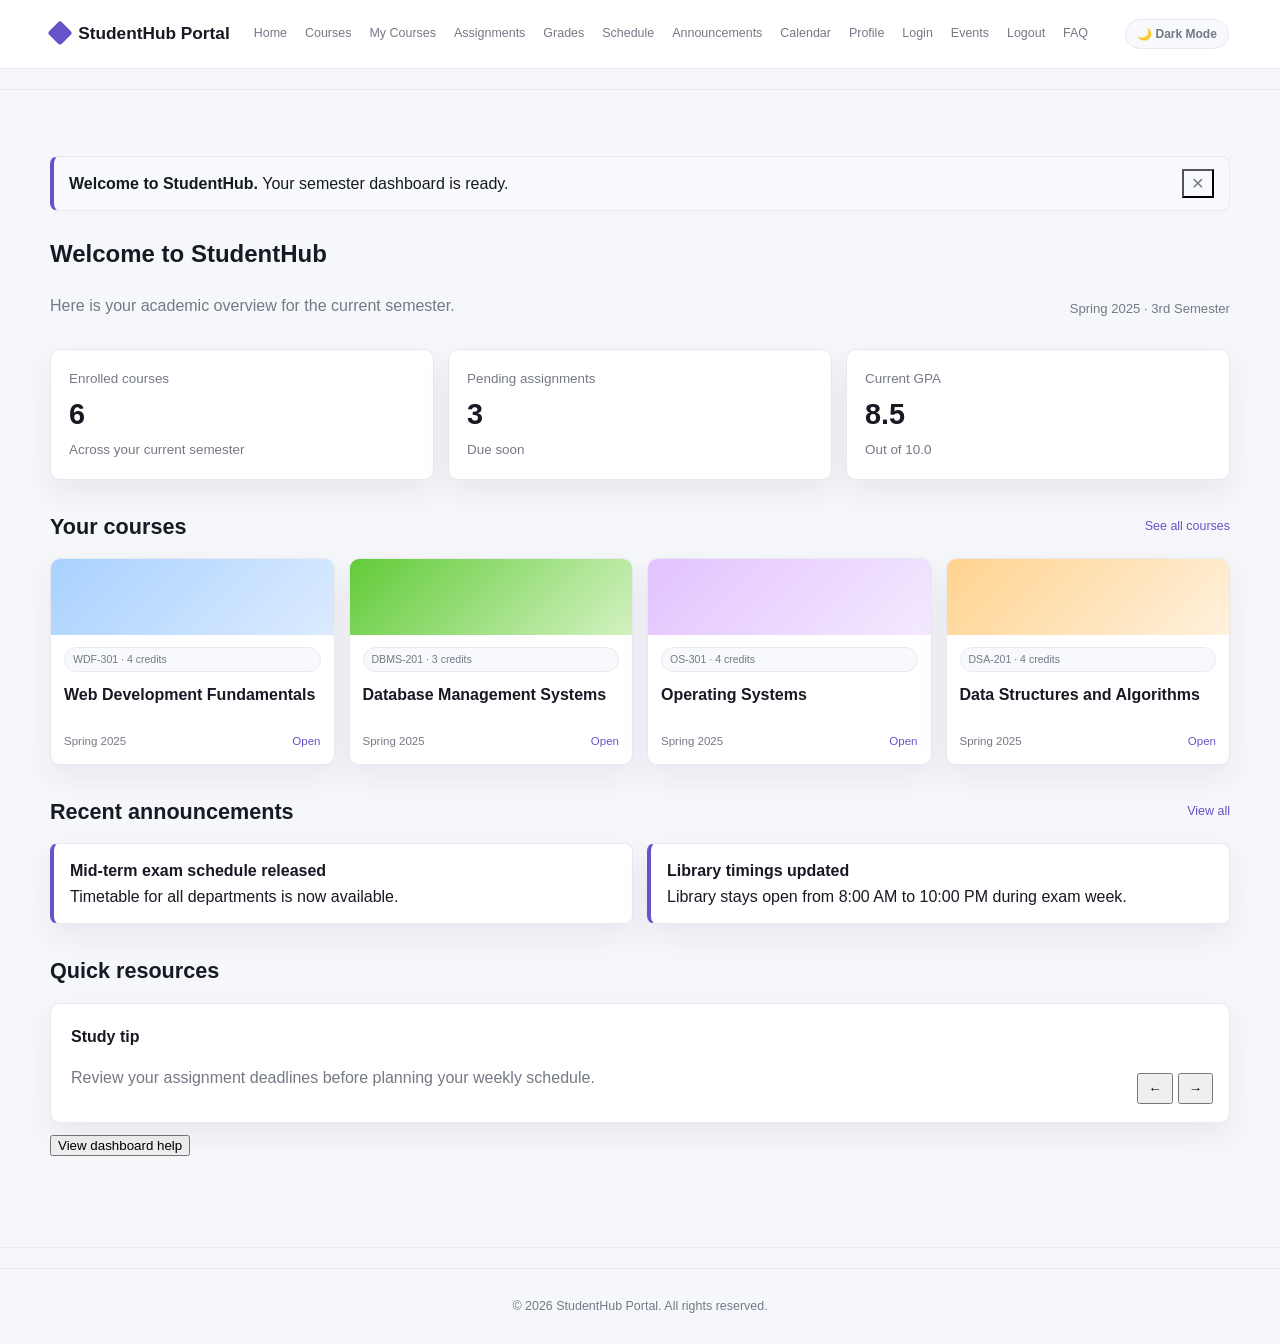
<file: Index.html>
<!DOCTYPE html>
<html lang="en">
<head>
    <link rel="stylesheet" href="styles.css">
    <meta charset="UTF-8">
    <meta name="viewport" content="width=device-width, initial-scale=1.0">
    <title>StudentHub - Home</title>
</head>
<body>
    <a class="skip-link" href="#main-content">Skip to main content</a>
    <header class="header">
        <h1>StudentHub Portal</h1>
        <button id="themeToggle" class="theme-toggle" type="button" aria-label="Switch theme">🌙 Dark Mode</button>
        <nav class="indexnav" aria-label="Primary navigation">
            <a href="index.html">Home</a> <a href="coursedetails.html">Courses</a> <a href="mycourses.html">My Courses</a> <a href="assignments.html">Assignments</a> <a href="grades.html">Grades</a> <a href="schedule.html">Schedule</a> <a href="announcement.html">Announcements</a> <a href="calendar.html">Calendar</a> <a href="profile.html">Profile</a> <a href="login.html">Login</a> <a href="practical8/events.php">Events</a> <a href="practical7/logout.php">Logout</a> <a href="coursedetails.html">Course Details</a>
        </nav>
    </header>
    <hr>

    <main id="main-content" tabindex="-1">
        <div class="notification-banner" id="welcomeNotice" role="status">
            <span><strong>Welcome to StudentHub.</strong> Your semester dashboard is ready.</span>
            <button type="button" data-dismiss="welcomeNotice" aria-label="Dismiss welcome notice">×</button>
        </div>

        <section class="dashboard-hero">
            <div>
                <h2 id="welcomeHeading">Welcome to StudentHub</h2>
                <p>Here is your academic overview for the current semester.</p>
            </div>
            <span class="date-label">Spring 2025 · 3rd Semester</span>
        </section>

        <section class="overview-grid" aria-label="Quick overview">
            <article class="overview-card"><p>Enrolled courses</p><div class="metric">6</div><p>Across your current semester</p></article>
            <article class="overview-card"><p>Pending assignments</p><div class="metric">3</div><p>Due soon</p></article>
            <article class="overview-card"><p>Current GPA</p><div class="metric">8.5</div><p>Out of 10.0</p></article>
        </section>

        <div class="section-heading"><h3>Your courses</h3><a href="mycourses.html">See all courses</a></div>
        <section class="course-grid" aria-label="Enrolled courses">
            <article class="course-card"><div class="course-art blue"></div><div class="course-card-body"><span class="pill">WDF-301 · 4 credits</span><h4>Web Development Fundamentals</h4><div class="course-meta"><span>Spring 2025</span><a href="coursedetails.html">Open</a></div></div></article>
            <article class="course-card"><div class="course-art green"></div><div class="course-card-body"><span class="pill">DBMS-201 · 3 credits</span><h4>Database Management Systems</h4><div class="course-meta"><span>Spring 2025</span><a href="coursedetails.html">Open</a></div></div></article>
            <article class="course-card"><div class="course-art lilac"></div><div class="course-card-body"><span class="pill">OS-301 · 4 credits</span><h4>Operating Systems</h4><div class="course-meta"><span>Spring 2025</span><a href="coursedetails.html">Open</a></div></div></article>
            <article class="course-card"><div class="course-art peach"></div><div class="course-card-body"><span class="pill">DSA-201 · 4 credits</span><h4>Data Structures and Algorithms</h4><div class="course-meta"><span>Spring 2025</span><a href="coursedetails.html">Open</a></div></div></article>
        </section>

        <div class="section-heading"><h3>Recent announcements</h3><a href="announcement.html">View all</a></div>
        <section class="announcement-list" aria-label="Recent announcements">
            <ul><li><strong>Mid-term exam schedule released</strong><br><span>Timetable for all departments is now available.</span></li></ul>
            <ul><li><strong>Library timings updated</strong><br><span>Library stays open from 8:00 AM to 10:00 PM during exam week.</span></li></ul>
        </section>

        <section class="interactive-tools" aria-labelledby="tools-heading">
            <div class="section-heading"><h3 id="tools-heading">Quick resources</h3></div>
            <div class="content-slider" aria-live="polite">
                <article class="slide"><strong>Study tip</strong><p>Review your assignment deadlines before planning your weekly schedule.</p></article>
                <article class="slide" hidden><strong>Campus reminder</strong><p>Check announcements regularly for timetable and lab updates.</p></article>
                <article class="slide" hidden><strong>Academic support</strong><p>Visit your profile to review progress, GPA, and course performance.</p></article>
                <div class="slider-controls"><button class="slider-prev" type="button" aria-label="Previous resource">←</button><button class="slider-next" type="button" aria-label="Next resource">→</button></div>
            </div>
            <button class="resource-button" type="button" data-modal-open="resourceModal">View dashboard help</button>
        </section>

        <div class="modal" id="resourceModal" role="dialog" aria-modal="true" aria-labelledby="resourceModalTitle" hidden>
            <div class="modal-content">
                <button class="modal-close" type="button" data-modal-close aria-label="Close dashboard help">×</button>
                <h3 id="resourceModalTitle">Dashboard help</h3>
                <p>Use the navigation to open your courses, assignments, grades, schedule, announcements, calendar, or profile.</p>
            </div>
        </div>
    </main>

    <hr>
    <footer>
        <p>&copy; 2026 StudentHub Portal. All rights reserved.</p>
    </footer>
    <script src="script.js?v=4"></script>
</body>
</html>
</file>
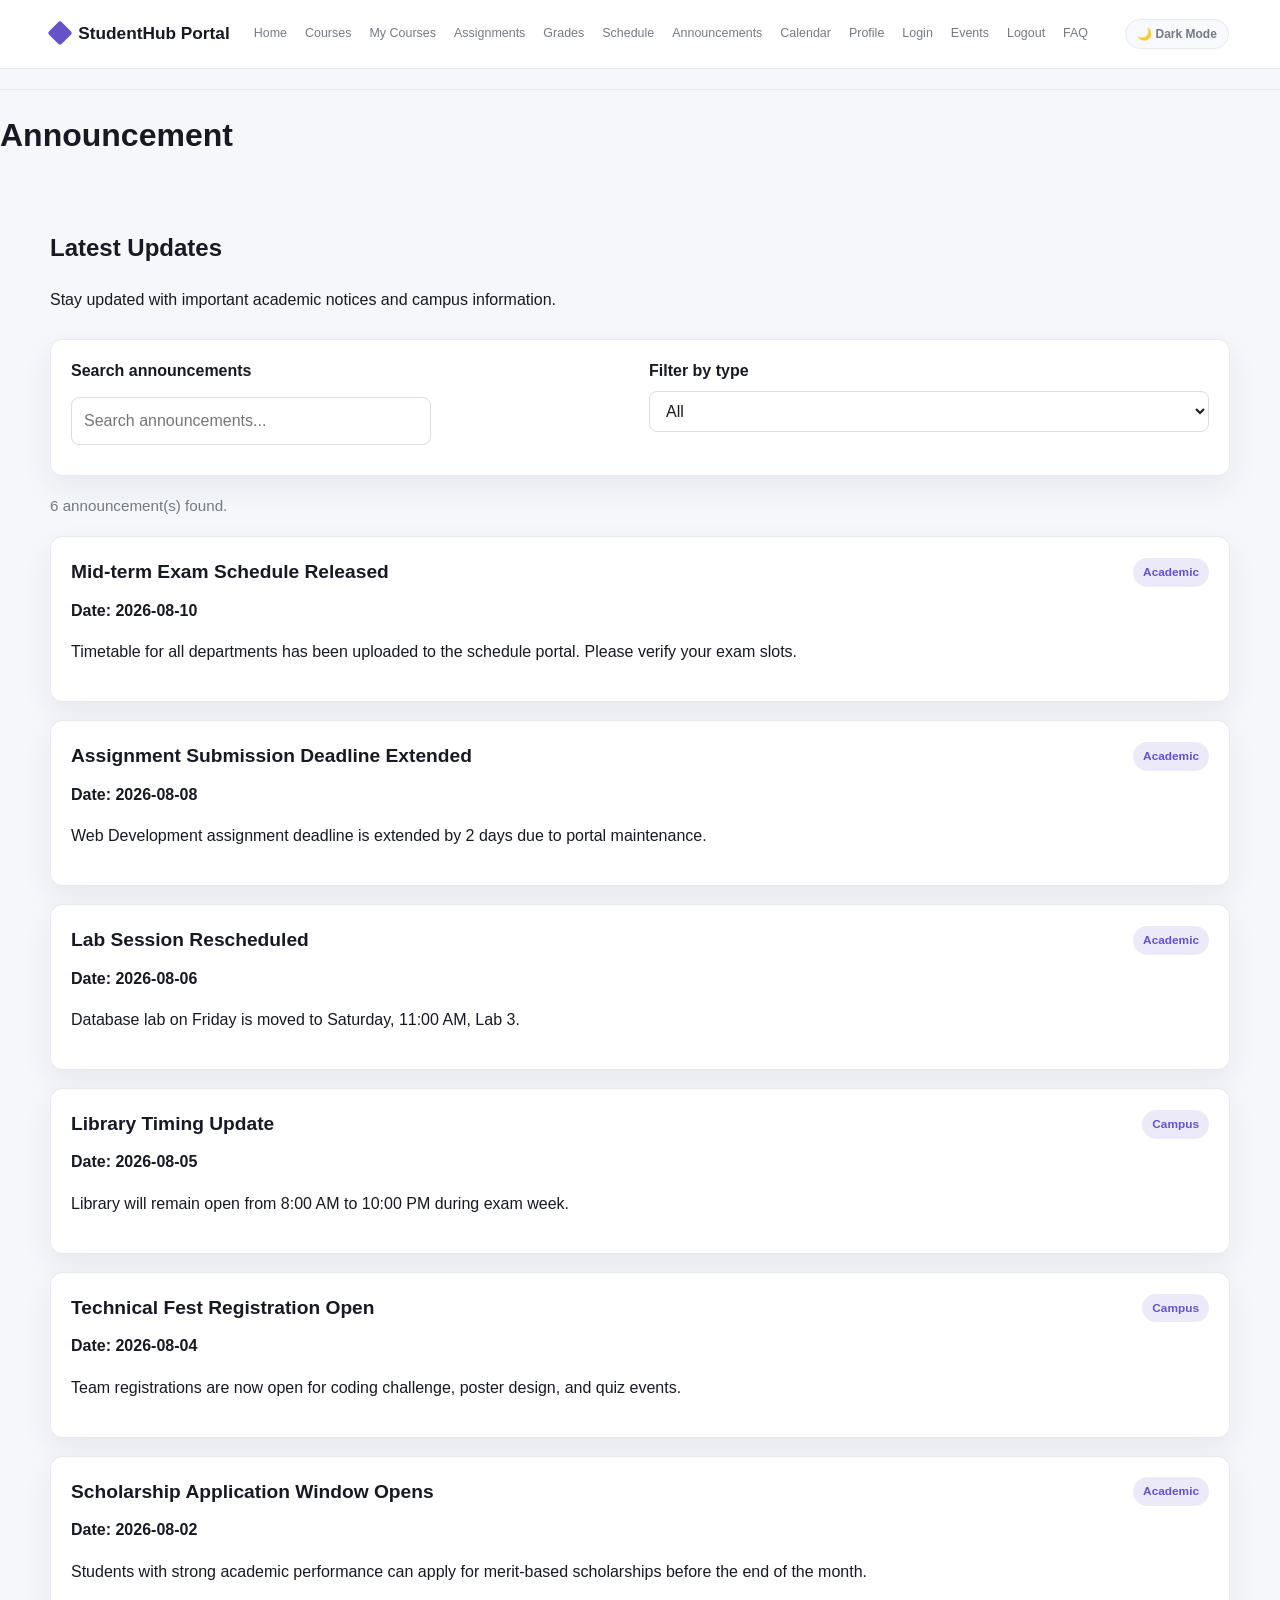
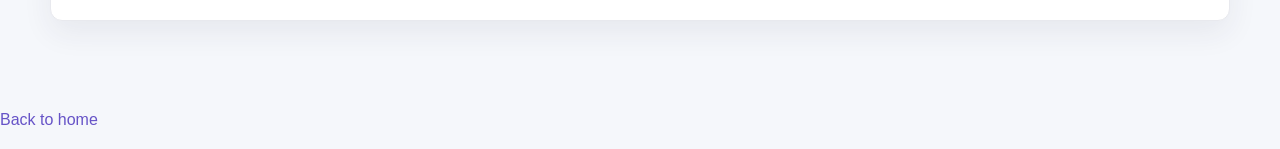
<file: announcement.html>
<!DOCTYPE html>
<html lang="en">
<head>
    <link rel="stylesheet" href="styles.css">
    <meta charset="UTF-8">
    <meta name="viewport" content="width=device-width, initial-scale=1.0">
    <title>Announcement</title>
</head>
<body>
    <a class="skip-link" href="#main-content">Skip to main content</a>
    <header class="header">
        <h1>StudentHub Portal</h1>
        <button id="themeToggle" class="theme-toggle" type="button" aria-label="Switch theme">🌙 Dark Mode</button>
        <nav class="indexnav" aria-label="Primary navigation">
            <a href="Index.php">Home</a> <a href="coursedetails.html">Courses</a> <a href="mycourses.html">My Courses</a> <a href="assignments.html">Assignments</a> <a href="grades.html">Grades</a> <a href="schedule.html">Schedule</a> <a href="announcement.html">Announcements</a> <a href="calendar.html">Calendar</a> <a href="profile.html">Profile</a> <a href="login.html">Login</a> <a href="practical8/events.php">Events</a> <a href="practical7/logout.php">Logout</a> <a href="coursedetails.html">Course Details</a>
        </nav>
    </header>
    <hr>
    <h1>Announcement</h1>

    <main id="main-content" tabindex="-1">
        <h2>Latest Updates</h2>
        <p>Stay updated with important academic notices and campus information.</p>

        <section class="data-controls" aria-label="Announcement controls">
            <div class="data-search-wrap">
                <label class="data-label" for="announcementSearch">Search announcements</label>
                <input id="announcementSearch" type="search" placeholder="Search announcements..." aria-label="Search announcements">
            </div>
            <div class="data-filter-wrap">
                <label class="data-label" for="announcementCategory">Filter by type</label>
                <select id="announcementCategory" aria-label="Filter announcements by category">
                    <option value="all">All</option>
                </select>
            </div>
        </section>

        <div id="announcementStatus" class="data-status" aria-live="polite"></div>
        <section id="announcementList" class="data-list" aria-live="polite" aria-label="Announcements"></section>
    </main>

    <p>    <a href="Index.php">Back to home</a></p>
    <script src="script.js?v=4"></script>
</body>
</html>
</file>
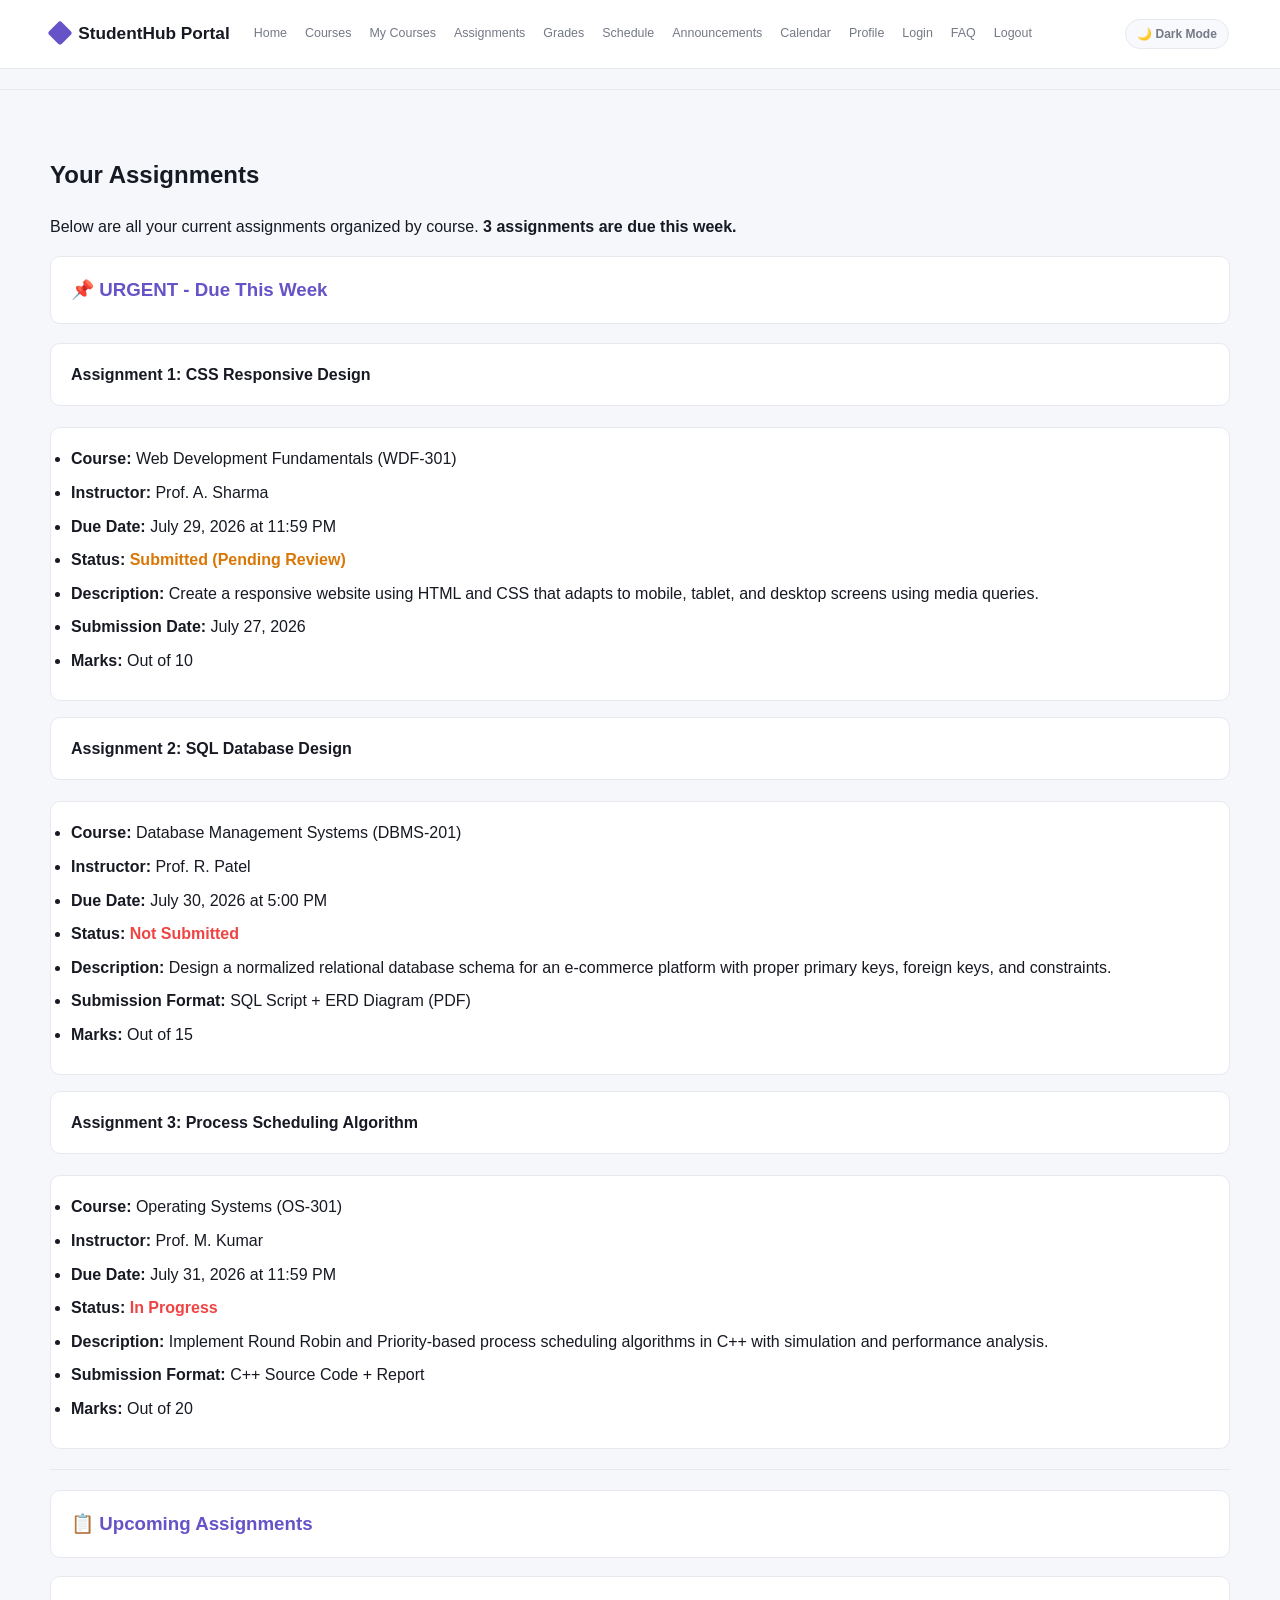
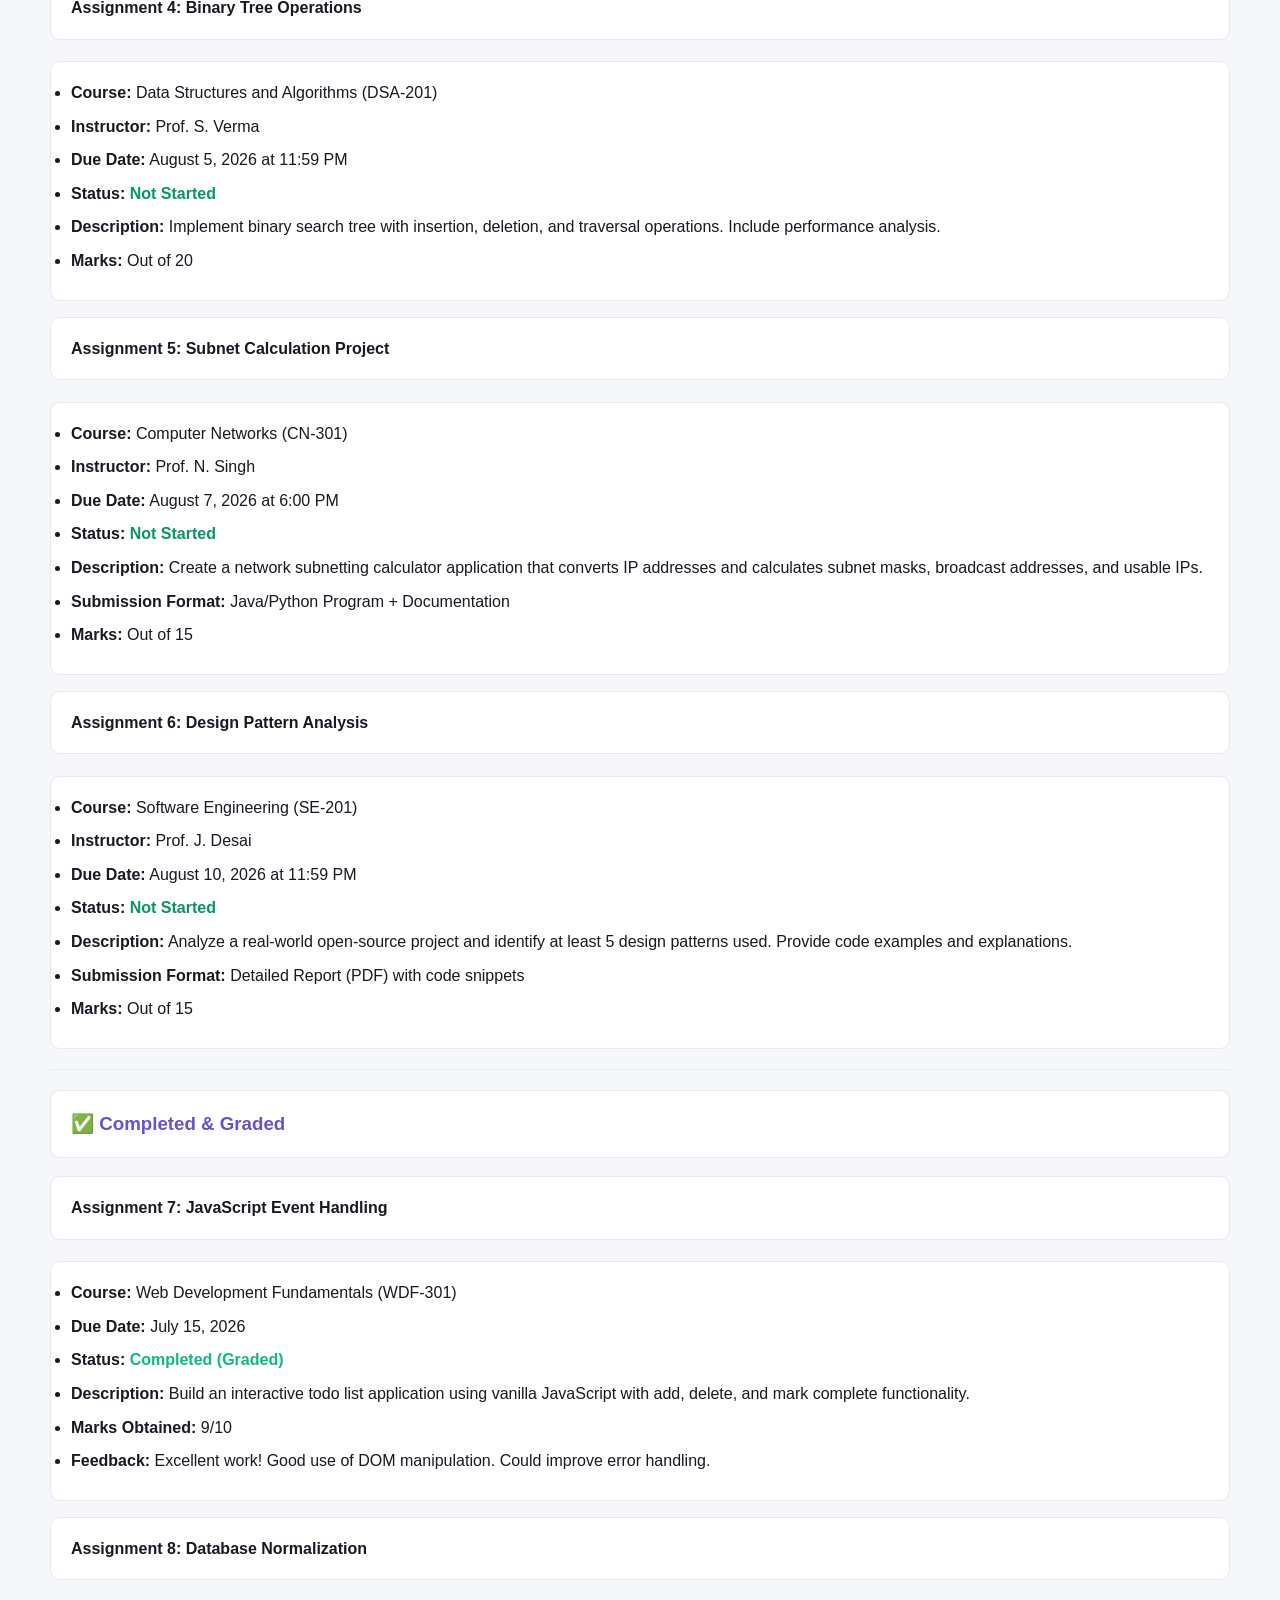
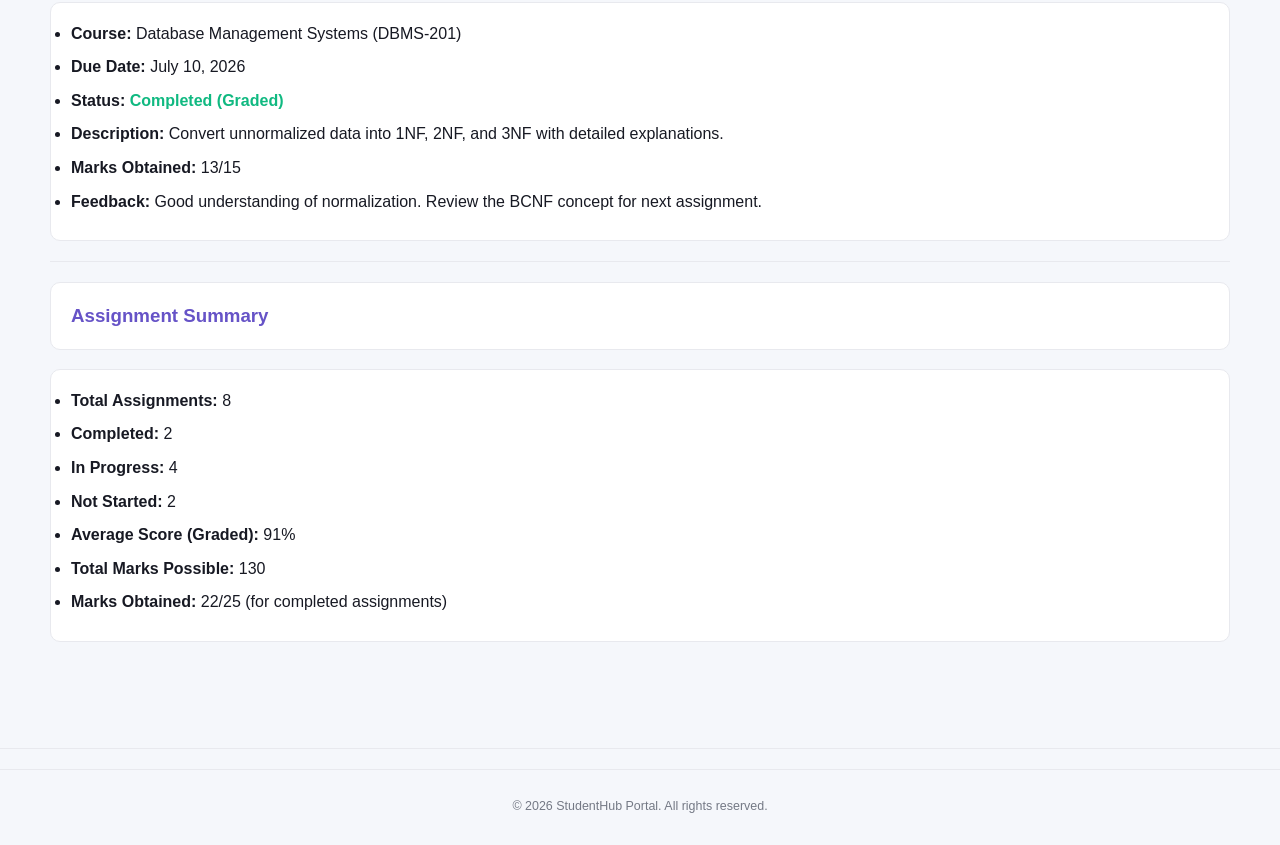
<file: assignments.html>
<!DOCTYPE html>
<html lang="en">
<head>
    <link rel="stylesheet" href="styles.css">
    <meta charset="UTF-8">
    <meta name="viewport" content="width=device-width, initial-scale=1.0">
    <title>Assignments - StudentHub</title>
</head>
<body>
    <a class="skip-link" href="#main-content">Skip to main content</a>
    <header class="header">
        <h1>StudentHub Portal</h1>
        <button id="themeToggle" class="theme-toggle" type="button" aria-label="Switch theme">🌙 Dark Mode</button>
        <nav class="indexnav" aria-label="Primary navigation">
            <a href="Index.php">Home</a> <a href="coursedetails.html">Courses</a> <a href="mycourses.html">My Courses</a> <a href="assignments.html">Assignments</a> <a href="grades.html">Grades</a> <a href="schedule.html">Schedule</a> <a href="announcement.html">Announcements</a> <a href="calender.html">Calendar</a> <a href="profile.html">Profile</a> <a href="login.html">Login</a>
        </nav>
    </header>

    <hr>

    <main id="main-content" tabindex="-1">
        <h2>Your Assignments</h2>
        <p>Below are all your current assignments organized by course. <strong>3 assignments are due this week.</strong></p>

        <h3>📌 URGENT - Due This Week</h3>

        <h4>Assignment 1: CSS Responsive Design</h4>
        <ul>
            <li><strong>Course:</strong> Web Development Fundamentals (WDF-301)</li>
            <li><strong>Instructor:</strong> Prof. A. Sharma</li>
            <li><strong>Due Date:</strong> July 29, 2026 at 11:59 PM</li>
            <li><strong>Status:</strong> <span style="color: #d97706;"><strong>Submitted (Pending Review)</strong></span></li>
            <li><strong>Description:</strong> Create a responsive website using HTML and CSS that adapts to mobile, tablet, and desktop screens using media queries.</li>
            <li><strong>Submission Date:</strong> July 27, 2026</li>
            <li><strong>Marks:</strong> Out of 10</li>
        </ul>

        <h4>Assignment 2: SQL Database Design</h4>
        <ul>
            <li><strong>Course:</strong> Database Management Systems (DBMS-201)</li>
            <li><strong>Instructor:</strong> Prof. R. Patel</li>
            <li><strong>Due Date:</strong> July 30, 2026 at 5:00 PM</li>
            <li><strong>Status:</strong> <span style="color: #ef4444;"><strong>Not Submitted</strong></span></li>
            <li><strong>Description:</strong> Design a normalized relational database schema for an e-commerce platform with proper primary keys, foreign keys, and constraints.</li>
            <li><strong>Submission Format:</strong> SQL Script + ERD Diagram (PDF)</li>
            <li><strong>Marks:</strong> Out of 15</li>
        </ul>

        <h4>Assignment 3: Process Scheduling Algorithm</h4>
        <ul>
            <li><strong>Course:</strong> Operating Systems (OS-301)</li>
            <li><strong>Instructor:</strong> Prof. M. Kumar</li>
            <li><strong>Due Date:</strong> July 31, 2026 at 11:59 PM</li>
            <li><strong>Status:</strong> <span style="color: #ef4444;"><strong>In Progress</strong></span></li>
            <li><strong>Description:</strong> Implement Round Robin and Priority-based process scheduling algorithms in C++ with simulation and performance analysis.</li>
            <li><strong>Submission Format:</strong> C++ Source Code + Report</li>
            <li><strong>Marks:</strong> Out of 20</li>
        </ul>

        <hr>

        <h3>📋 Upcoming Assignments</h3>

        <h4>Assignment 4: Binary Tree Operations</h4>
        <ul>
            <li><strong>Course:</strong> Data Structures and Algorithms (DSA-201)</li>
            <li><strong>Instructor:</strong> Prof. S. Verma</li>
            <li><strong>Due Date:</strong> August 5, 2026 at 11:59 PM</li>
            <li><strong>Status:</strong> <span style="color: #059669;"><strong>Not Started</strong></span></li>
            <li><strong>Description:</strong> Implement binary search tree with insertion, deletion, and traversal operations. Include performance analysis.</li>
            <li><strong>Marks:</strong> Out of 20</li>
        </ul>

        <h4>Assignment 5: Subnet Calculation Project</h4>
        <ul>
            <li><strong>Course:</strong> Computer Networks (CN-301)</li>
            <li><strong>Instructor:</strong> Prof. N. Singh</li>
            <li><strong>Due Date:</strong> August 7, 2026 at 6:00 PM</li>
            <li><strong>Status:</strong> <span style="color: #059669;"><strong>Not Started</strong></span></li>
            <li><strong>Description:</strong> Create a network subnetting calculator application that converts IP addresses and calculates subnet masks, broadcast addresses, and usable IPs.</li>
            <li><strong>Submission Format:</strong> Java/Python Program + Documentation</li>
            <li><strong>Marks:</strong> Out of 15</li>
        </ul>

        <h4>Assignment 6: Design Pattern Analysis</h4>
        <ul>
            <li><strong>Course:</strong> Software Engineering (SE-201)</li>
            <li><strong>Instructor:</strong> Prof. J. Desai</li>
            <li><strong>Due Date:</strong> August 10, 2026 at 11:59 PM</li>
            <li><strong>Status:</strong> <span style="color: #059669;"><strong>Not Started</strong></span></li>
            <li><strong>Description:</strong> Analyze a real-world open-source project and identify at least 5 design patterns used. Provide code examples and explanations.</li>
            <li><strong>Submission Format:</strong> Detailed Report (PDF) with code snippets</li>
            <li><strong>Marks:</strong> Out of 15</li>
        </ul>

        <hr>

        <h3>✅ Completed & Graded</h3>

        <h4>Assignment 7: JavaScript Event Handling</h4>
        <ul>
            <li><strong>Course:</strong> Web Development Fundamentals (WDF-301)</li>
            <li><strong>Due Date:</strong> July 15, 2026</li>
            <li><strong>Status:</strong> <span style="color: #10b981;"><strong>Completed (Graded)</strong></span></li>
            <li><strong>Description:</strong> Build an interactive todo list application using vanilla JavaScript with add, delete, and mark complete functionality.</li>
            <li><strong>Marks Obtained:</strong> 9/10</li>
            <li><strong>Feedback:</strong> Excellent work! Good use of DOM manipulation. Could improve error handling.</li>
        </ul>

        <h4>Assignment 8: Database Normalization</h4>
        <ul>
            <li><strong>Course:</strong> Database Management Systems (DBMS-201)</li>
            <li><strong>Due Date:</strong> July 10, 2026</li>
            <li><strong>Status:</strong> <span style="color: #10b981;"><strong>Completed (Graded)</strong></span></li>
            <li><strong>Description:</strong> Convert unnormalized data into 1NF, 2NF, and 3NF with detailed explanations.</li>
            <li><strong>Marks Obtained:</strong> 13/15</li>
            <li><strong>Feedback:</strong> Good understanding of normalization. Review the BCNF concept for next assignment.</li>
        </ul>

        <hr>

        <h3>Assignment Summary</h3>
        <ul>
            <li><strong>Total Assignments:</strong> 8</li>
            <li><strong>Completed:</strong> 2</li>
            <li><strong>In Progress:</strong> 4</li>
            <li><strong>Not Started:</strong> 2</li>
            <li><strong>Average Score (Graded):</strong> 91%</li>
            <li><strong>Total Marks Possible:</strong> 130</li>
            <li><strong>Marks Obtained:</strong> 22/25 (for completed assignments)</li>
        </ul>
    </main>

    <hr>

    <footer>
        <p>&copy; 2026 StudentHub Portal. All rights reserved.</p>
    </footer>
    <script src="script.js?v=4"></script>
</body>
</html>
</file>
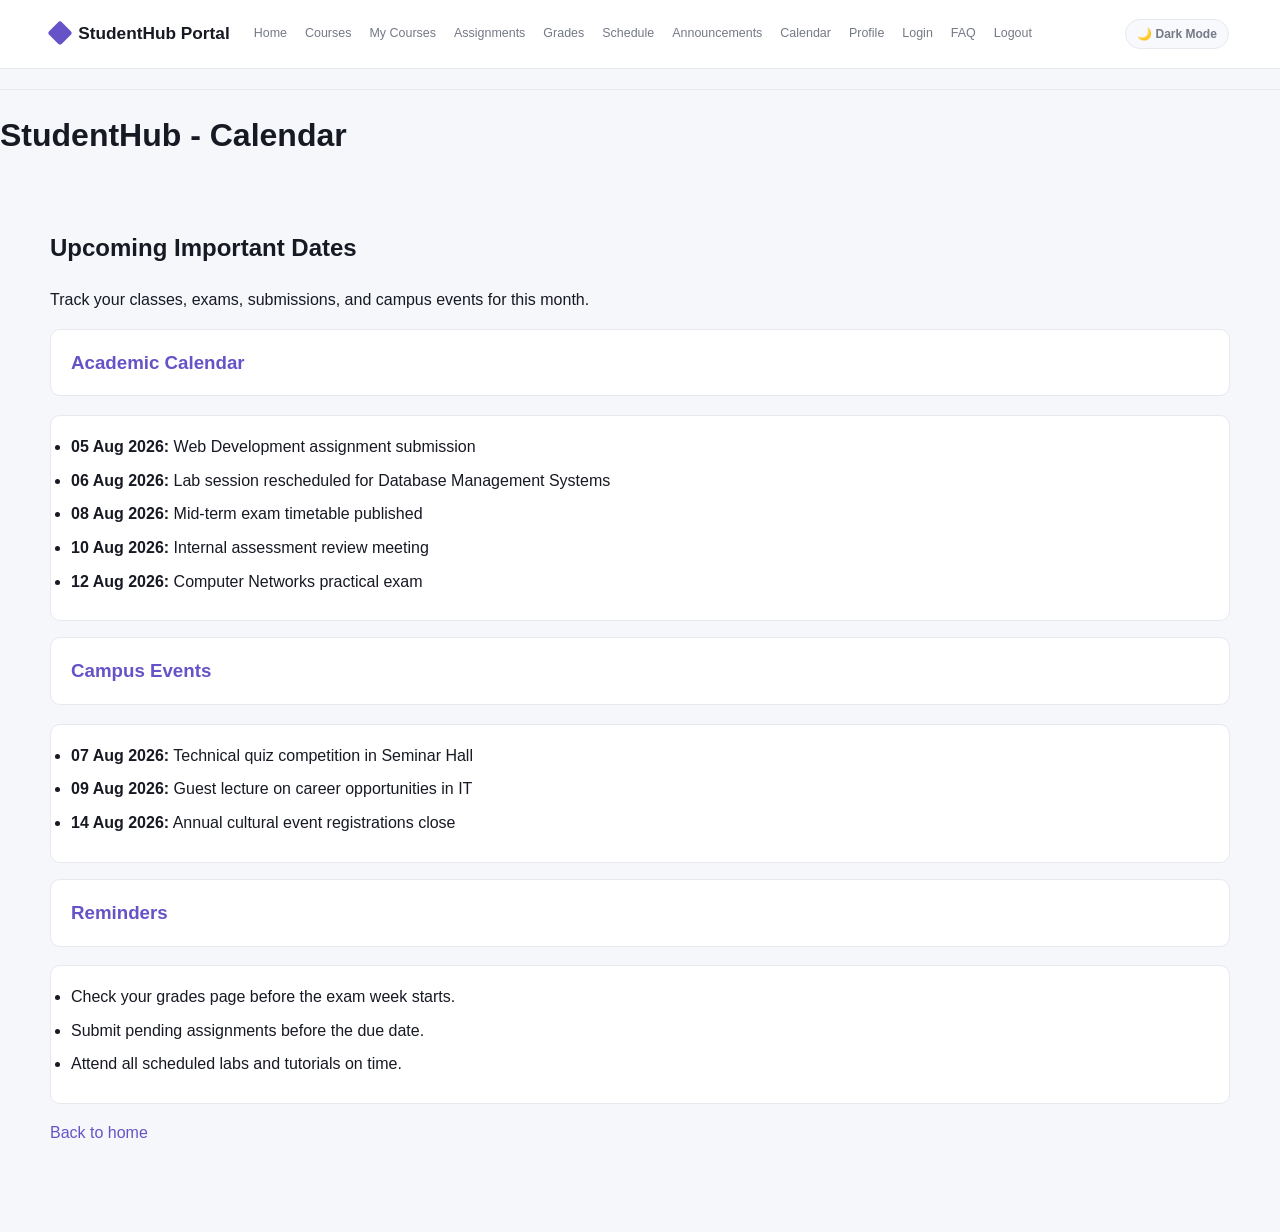
<file: calendar.html>
<!DOCTYPE html>
<html lang="en">
<head>
    <link rel="stylesheet" href="styles.css">
    <meta charset="UTF-8">
    <meta name="viewport" content="width=device-width, initial-scale=1.0">
    <title>StudentHub - Calendar</title>
</head>
<body>
    <a class="skip-link" href="#main-content">Skip to main content</a>
    <header class="header">
        <h1>StudentHub Portal</h1>
        <button id="themeToggle" class="theme-toggle" type="button" aria-label="Switch theme">🌙 Dark Mode</button>
        <nav class="indexnav" aria-label="Primary navigation">
            <a href="Index.php">Home</a> <a href="coursedetails.html">Courses</a> <a href="mycourses.html">My Courses</a> <a href="assignments.html">Assignments</a> <a href="grades.html">Grades</a> <a href="schedule.html">Schedule</a> <a href="announcement.html">Announcements</a> <a href="calendar.html">Calendar</a> <a href="profile.html">Profile</a> <a href="login.html">Login</a> <a href="coursedetails.html">Course Details</a>
        </nav>
    </header>
    <hr>
    <h1>StudentHub - Calendar</h1>

    <main id="main-content" tabindex="-1">
        <h2>Upcoming Important Dates</h2>
        <p>Track your classes, exams, submissions, and campus events for this month.</p>

        <h3>Academic Calendar</h3>
        <ul>
            <li><strong>05 Aug 2026:</strong> Web Development assignment submission</li>
            <li><strong>06 Aug 2026:</strong> Lab session rescheduled for Database Management Systems</li>
            <li><strong>08 Aug 2026:</strong> Mid-term exam timetable published</li>
            <li><strong>10 Aug 2026:</strong> Internal assessment review meeting</li>
            <li><strong>12 Aug 2026:</strong> Computer Networks practical exam</li>
        </ul>

        <h3>Campus Events</h3>
        <ul>
            <li><strong>07 Aug 2026:</strong> Technical quiz competition in Seminar Hall</li>
            <li><strong>09 Aug 2026:</strong> Guest lecture on career opportunities in IT</li>
            <li><strong>14 Aug 2026:</strong> Annual cultural event registrations close</li>
        </ul>

        <h3>Reminders</h3>
        <ul>
            <li>Check your grades page before the exam week starts.</li>
            <li>Submit pending assignments before the due date.</li>
            <li>Attend all scheduled labs and tutorials on time.</li>
        </ul>

        <p>        <a href="Index.php">Back to home</a></p>
    </main>
    <script src="script.js?v=4"></script>
</body>
</html>
</file>
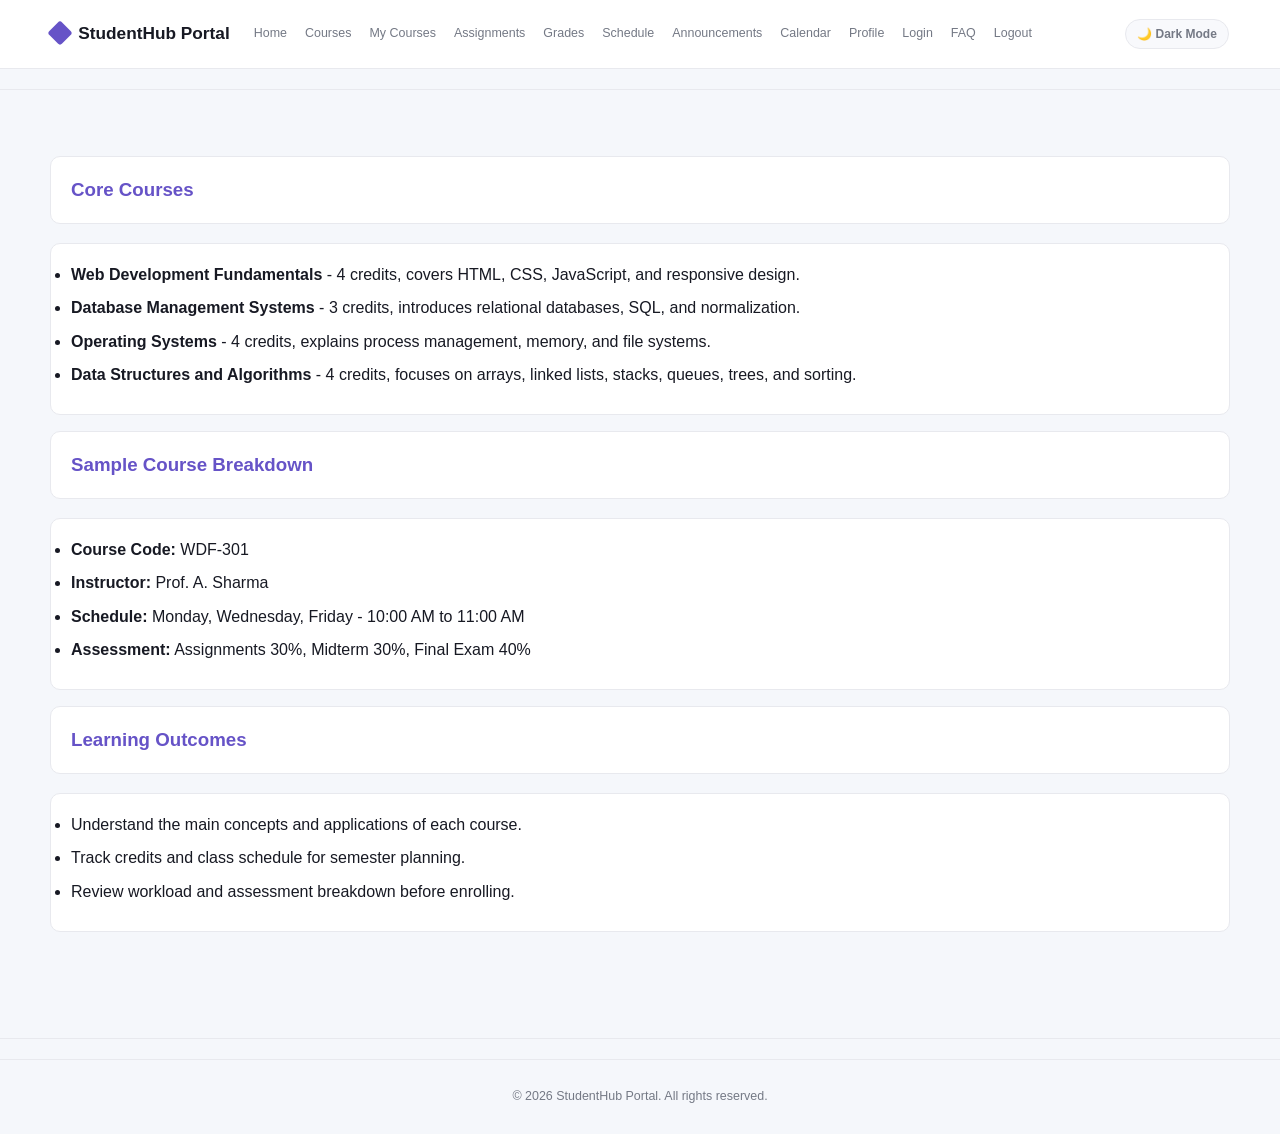
<file: coursedetails.html>
<!DOCTYPE html>
<html lang="en">
<head>
    <link rel="stylesheet" href="styles.css">
    <meta charset="UTF-8">
    <meta name="viewport" content="width=device-width, initial-scale=1.0">
    <title>Course Details</title>
</head>
<body>
    <a class="skip-link" href="#main-content">Skip to main content</a>
    <header class="header">
        <h1>StudentHub Portal</h1>
        <button id="themeToggle" class="theme-toggle" type="button" aria-label="Switch theme">🌙 Dark Mode</button>
        <nav class="indexnav" aria-label="Primary navigation">
            <a href="Index.php">Home</a> <a href="coursedetails.html">Courses</a> <a href="mycourses.html">My Courses</a> <a href="assignments.html">Assignments</a> <a href="grades.html">Grades</a> <a href="schedule.html">Schedule</a> <a href="announcement.html">Announcements</a> <a href="calendar.html">Calendar</a> <a href="profile.html">Profile</a> <a href="login.html">Login</a> <a href="coursedetails.html">Course Details</a>
        </nav>
    </header>
    <hr>

    <main id="main-content" tabindex="-1">
        

        <h3>Core Courses</h3>
        <ul>
            <li><strong>Web Development Fundamentals</strong> - 4 credits, covers HTML, CSS, JavaScript, and responsive design.</li>
            <li><strong>Database Management Systems</strong> - 3 credits, introduces relational databases, SQL, and normalization.</li>
            <li><strong>Operating Systems</strong> - 4 credits, explains process management, memory, and file systems.</li>
            <li><strong>Data Structures and Algorithms</strong> - 4 credits, focuses on arrays, linked lists, stacks, queues, trees, and sorting.</li>
        </ul>

        <h3>Sample Course Breakdown</h3>
        <ul>
            <li><strong>Course Code:</strong> WDF-301</li>
            <li><strong>Instructor:</strong> Prof. A. Sharma</li>
            <li><strong>Schedule:</strong> Monday, Wednesday, Friday - 10:00 AM to 11:00 AM</li>
            <li><strong>Assessment:</strong> Assignments 30%, Midterm 30%, Final Exam 40%</li>
        </ul>

        <h3>Learning Outcomes</h3>
        <ul>
            <li>Understand the main concepts and applications of each course.</li>
            <li>Track credits and class schedule for semester planning.</li>
            <li>Review workload and assessment breakdown before enrolling.</li>
        </ul>
    </main>

    <hr>

    <footer>
        <p>&copy; 2026 StudentHub Portal. All rights reserved.</p>
    </footer>
    <script src="script.js?v=4"></script>
</body>
</html>
</file>
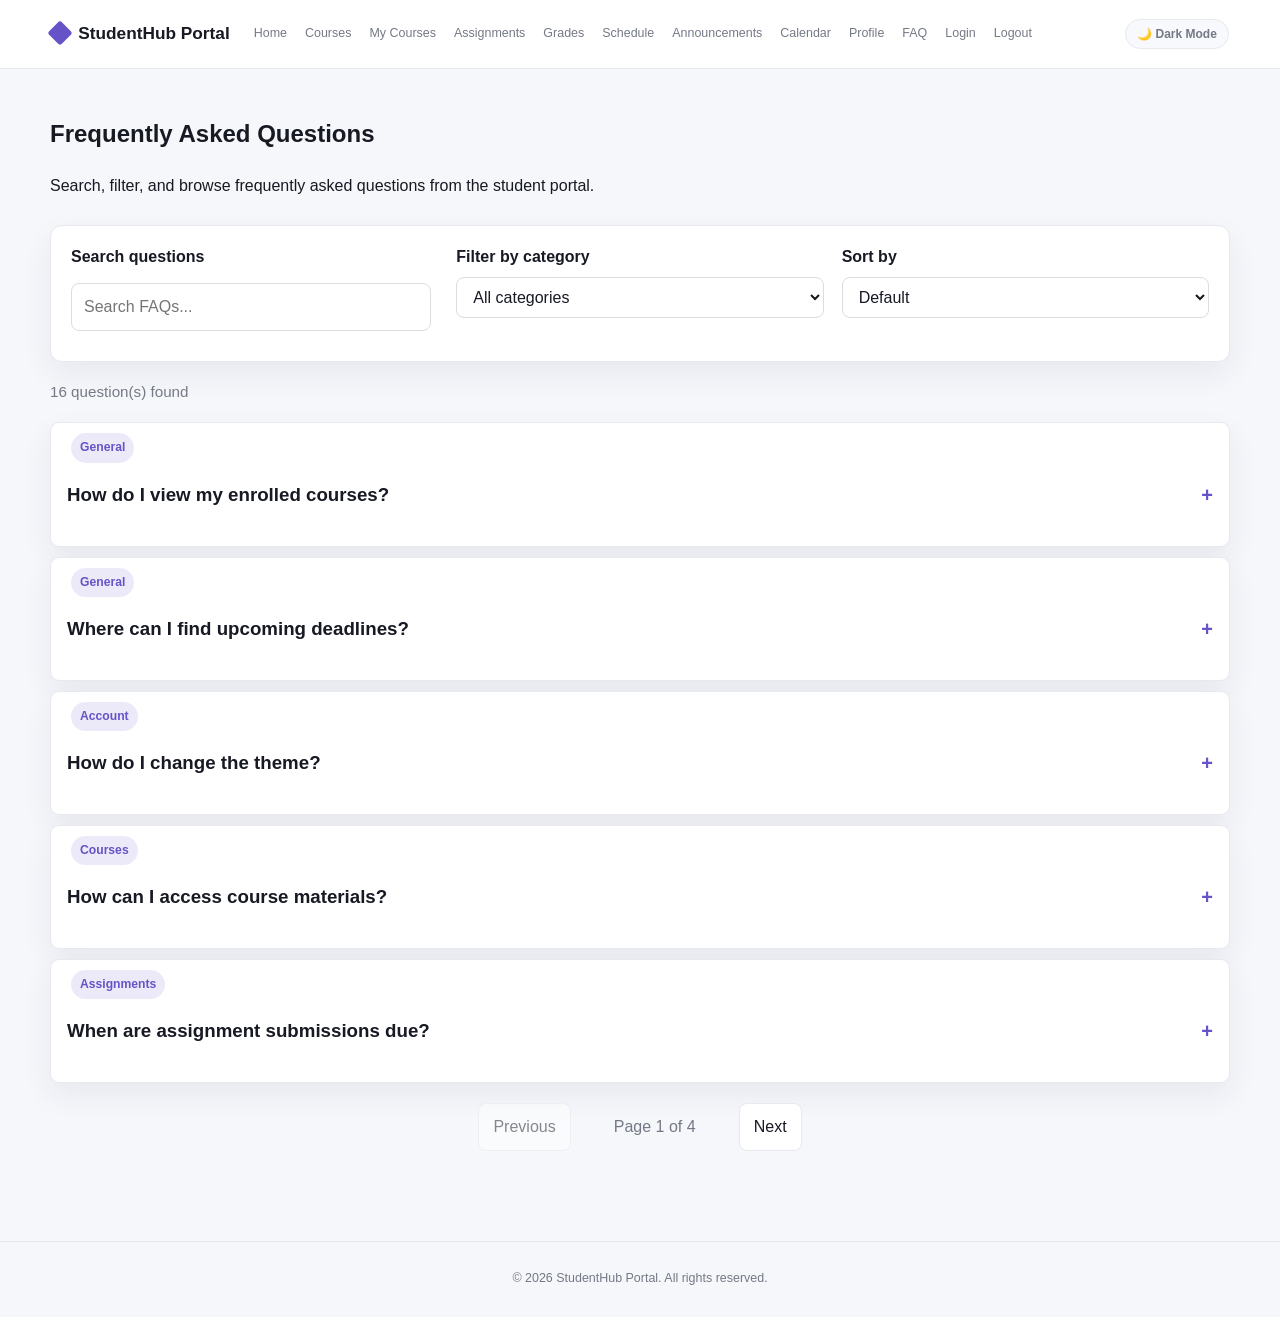
<file: faq.html>
<!DOCTYPE html>
<html lang="en">
<head>
    <link rel="stylesheet" href="styles.css">
    <meta charset="UTF-8">
    <meta name="viewport" content="width=device-width, initial-scale=1.0">
    <title>FAQ - StudentHub</title>
</head>
<body>
    <a class="skip-link" href="#main-content">Skip to main content</a>
    <header class="header">
        <h1>StudentHub Portal</h1>
        <button id="themeToggle" class="theme-toggle" type="button" aria-label="Switch theme">🌙 Dark Mode</button>
        <nav class="indexnav" aria-label="Primary navigation">
            <a href="Index.php">Home</a>
            <a href="coursedetails.html">Courses</a>
            <a href="mycourses.html">My Courses</a>
            <a href="assignments.html">Assignments</a>
            <a href="grades.html">Grades</a>
            <a href="schedule.html">Schedule</a>
            <a href="announcement.html">Announcements</a>
            <a href="calendar.html">Calendar</a>
            <a href="profile.html">Profile</a>
            <a href="faq.html" aria-current="page">FAQ</a>
            <a href="login.html">Login</a>
        </nav>
    </header>

    <main id="main-content" tabindex="-1">
        <h2>Frequently Asked Questions</h2>
        <p>Search, filter, and browse frequently asked questions from the student portal.</p>

        <section class="faq-controls" aria-label="FAQ controls">
            <div class="faq-search-wrap">
                <label class="faq-label" for="faqSearch">Search questions</label>
                <input id="faqSearch" type="search" placeholder="Search FAQs..." aria-label="Search FAQ entries">
            </div>

            <div class="faq-filter-wrap">
                <label class="faq-label" for="faqCategory">Filter by category</label>
                <select id="faqCategory" aria-label="Filter FAQ by category">
                    <option value="all">All categories</option>
                </select>
            </div>

            <div class="faq-sort-wrap">
                <label class="faq-label" for="faqSort">Sort by</label>
                <select id="faqSort" aria-label="Sort FAQ entries">
                    <option value="default">Default</option>
                    <option value="question-asc">Question A-Z</option>
                    <option value="question-desc">Question Z-A</option>
                    <option value="category">Category</option>
                </select>
            </div>
        </section>

        <div id="faqStatus" class="faq-status" aria-live="polite"></div>

        <section id="faqList" class="faq-list" aria-live="polite" aria-label="Frequently asked questions"></section>

        <nav class="faq-pagination" aria-label="FAQ pagination">
            <button id="faqPrev" type="button">Previous</button>
            <div id="faqPageInfo" class="faq-page-info" aria-live="polite">Page 1 of 1</div>
            <button id="faqNext" type="button">Next</button>
        </nav>
    </main>

    <footer>
        <p>&copy; 2026 StudentHub Portal. All rights reserved.</p>
    </footer>
    <script src="script.js?v=4"></script>
</body>
</html>
</file>
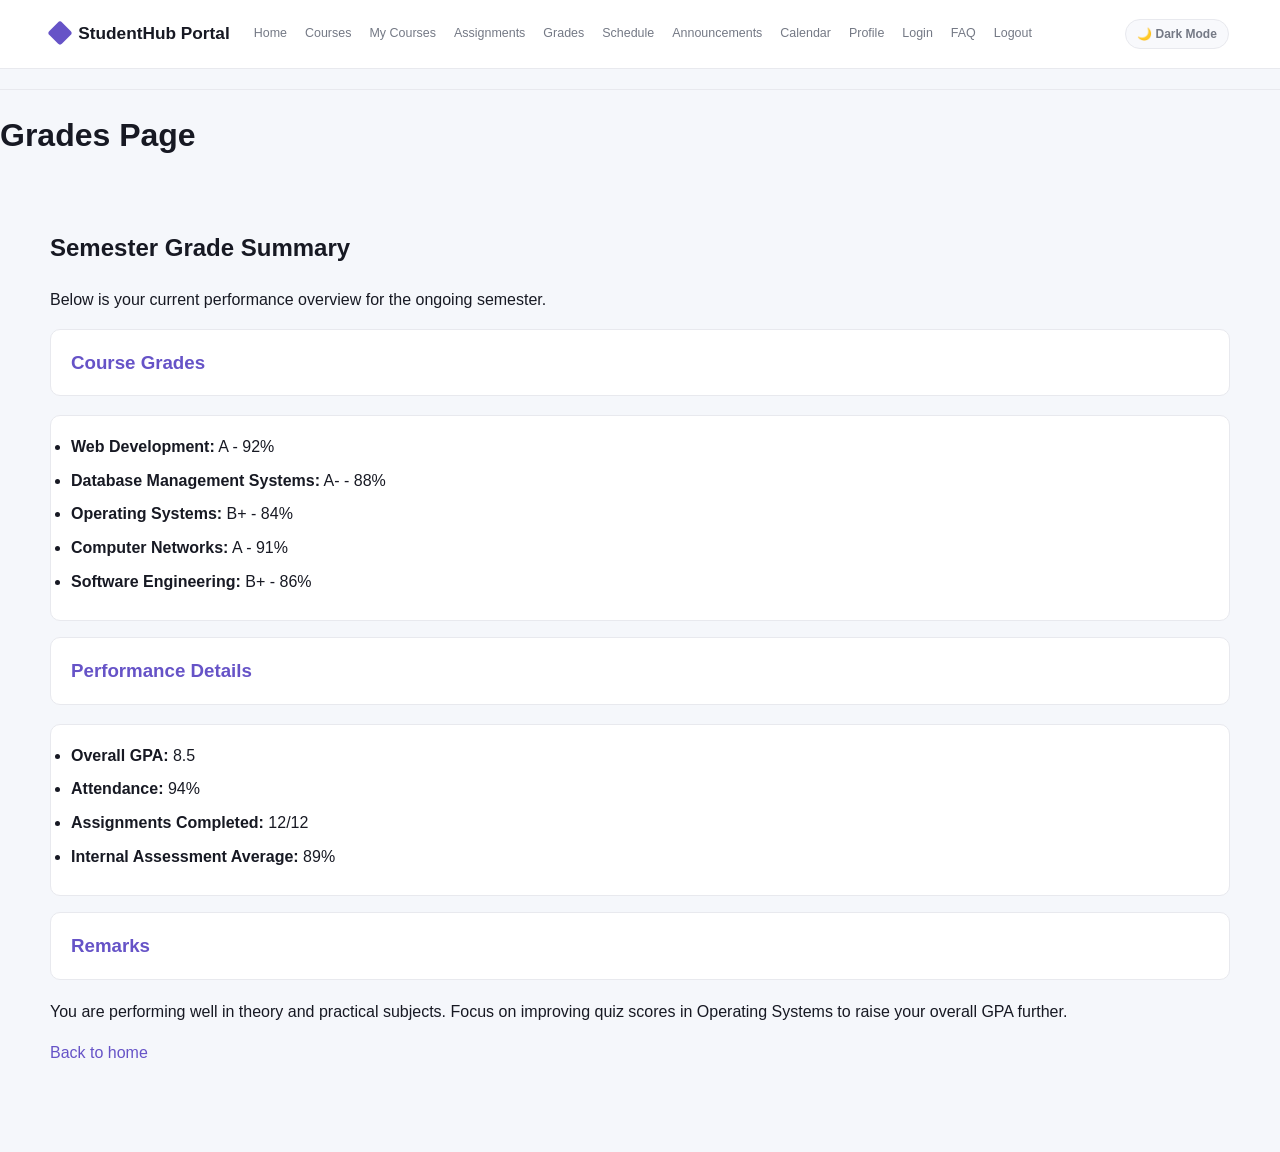
<file: grades.html>
<!doctype html>
<html lang="en">
<head>
    <link rel="stylesheet" href="styles.css">
    <meta charset="UTF-8">
    <meta name="viewport" content="width=device-width, initial-scale=1.0">
    <title>Grades</title>
</head>
<body>
    <a class="skip-link" href="#main-content">Skip to main content</a>
    <header class="header">
        <h1>StudentHub Portal</h1>
        <button id="themeToggle" class="theme-toggle" type="button" aria-label="Switch theme">🌙 Dark Mode</button>
        <nav class="indexnav" aria-label="Primary navigation">
            <a href="Index.php">Home</a> <a href="coursedetails.html">Courses</a> <a href="mycourses.html">My Courses</a> <a href="assignments.html">Assignments</a> <a href="grades.html">Grades</a> <a href="schedule.html">Schedule</a> <a href="announcement.html">Announcements</a> <a href="calendar.html">Calendar</a> <a href="profile.html">Profile</a> <a href="login.html">Login</a> <a href="coursedetails.html">Course Details</a>
        </nav>
    </header>
    <hr>
    <h1>Grades Page</h1>

    <main id="main-content" tabindex="-1">
        <h2>Semester Grade Summary</h2>
        <p>Below is your current performance overview for the ongoing semester.</p>

        <h3>Course Grades</h3>
        <ul>
            <li><strong>Web Development:</strong> A - 92%</li>
            <li><strong>Database Management Systems:</strong> A- - 88%</li>
            <li><strong>Operating Systems:</strong> B+ - 84%</li>
            <li><strong>Computer Networks:</strong> A - 91%</li>
            <li><strong>Software Engineering:</strong> B+ - 86%</li>
        </ul>

        <h3>Performance Details</h3>
        <ul>
            <li><strong>Overall GPA:</strong> 8.5</li>
            <li><strong>Attendance:</strong> 94%</li>
            <li><strong>Assignments Completed:</strong> 12/12</li>
            <li><strong>Internal Assessment Average:</strong> 89%</li>
        </ul>

        <h3>Remarks</h3>
        <p>You are performing well in theory and practical subjects. Focus on improving quiz scores in Operating Systems to raise your overall GPA further.</p>

        <p>        <a href="Index.php">Back to home</a></p>
    </main>
    <script src="script.js?v=4"></script>
</body>
</html>
</file>
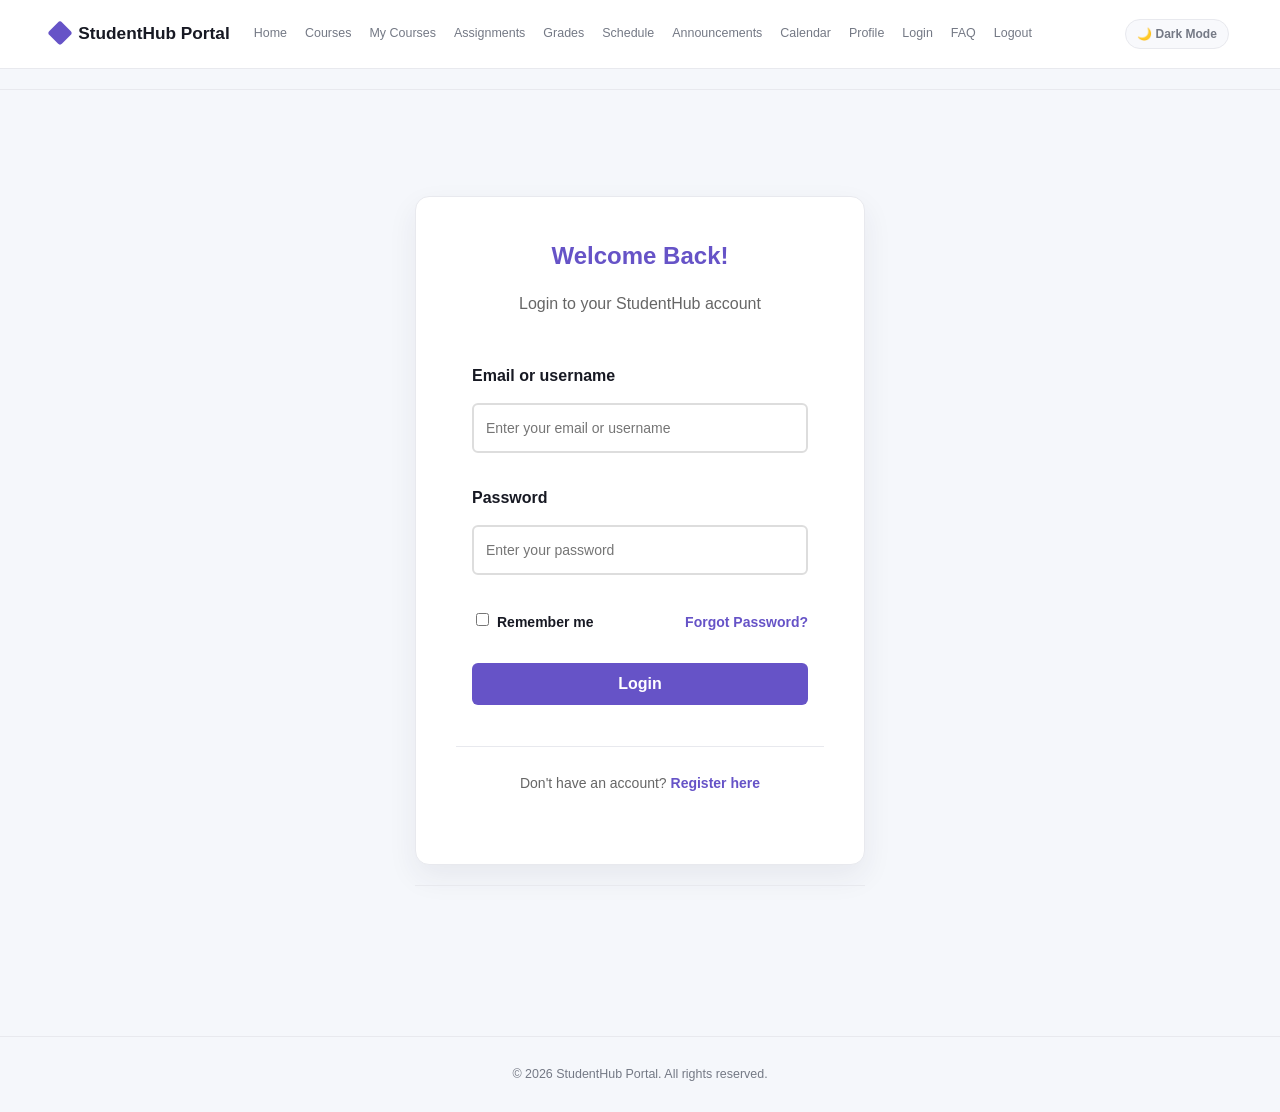
<file: Login.html>
<!DOCTYPE html>
<html lang="en">
<head>
    <link rel="stylesheet" href="styles.css">
    <meta charset="UTF-8">
    <meta name="viewport" content="width=device-width, initial-scale=1.0">
    <title>StudentHub - Login</title>
</head>
<body>
    <a class="skip-link" href="#main-content">Skip to main content</a>
    <header class="header">
        <h1>StudentHub Portal</h1>
        <button id="themeToggle" class="theme-toggle" type="button" aria-label="Switch theme">🌙 Dark Mode</button>
        <nav class="indexnav" aria-label="Primary navigation">
            <a href="Index.php">Home</a> <a href="coursedetails.html">Courses</a> <a href="mycourses.html">My Courses</a> <a href="assignments.html">Assignments</a> <a href="grades.html">Grades</a> <a href="schedule.html">Schedule</a> <a href="announcement.html">Announcements</a> <a href="calendar.html">Calendar</a> <a href="profile.html">Profile</a> <a href="login.html">Login</a> <a href="coursedetails.html">Course Details</a>
        </nav>
    </header>
    <hr>

    <main id="main-content" tabindex="-1">
        <div class="login-container">
            <div class="login-card">
                <h2>Welcome Back!</h2>
                <p>Login to your StudentHub account</p>

                <p id="loginMessage" class="success-message" role="status"></p>
                <form id="loginForm" action="practical7/login.php" method="POST" novalidate>
                    <div class="login-form-group">
                        <label for="email">Email or username</label>
                        <input type="text" id="email" name="email" autocomplete="username" placeholder="Enter your email or username" required>
                    </div>

                    <div class="login-form-group">
                        <label for="password">Password</label>
                        <input type="password" id="password" name="password" placeholder="Enter your password" required>
                    </div>

                    <div class="login-form-remember">
                        <label>
                            <input type="checkbox" name="remember">Remember me
                            
                        </label>
                        <a href="#" class="login-forgot-link">Forgot Password?</a>
                    </div>

                    <button type="submit" class="login-btn">Login</button>
                </form>

                <hr class="login-divider">

                <p class="login-register-text">
                    Don't have an account? <a href="register.html" class="login-register-link">Register here</a>
                </p>
            </div>
    <hr>
    </main>
    <footer>
        <p>&copy; 2026 StudentHub Portal. All rights reserved.</p>
    </footer>
    <script src="script.js?v=4"></script>
</body>
</html>
</file>
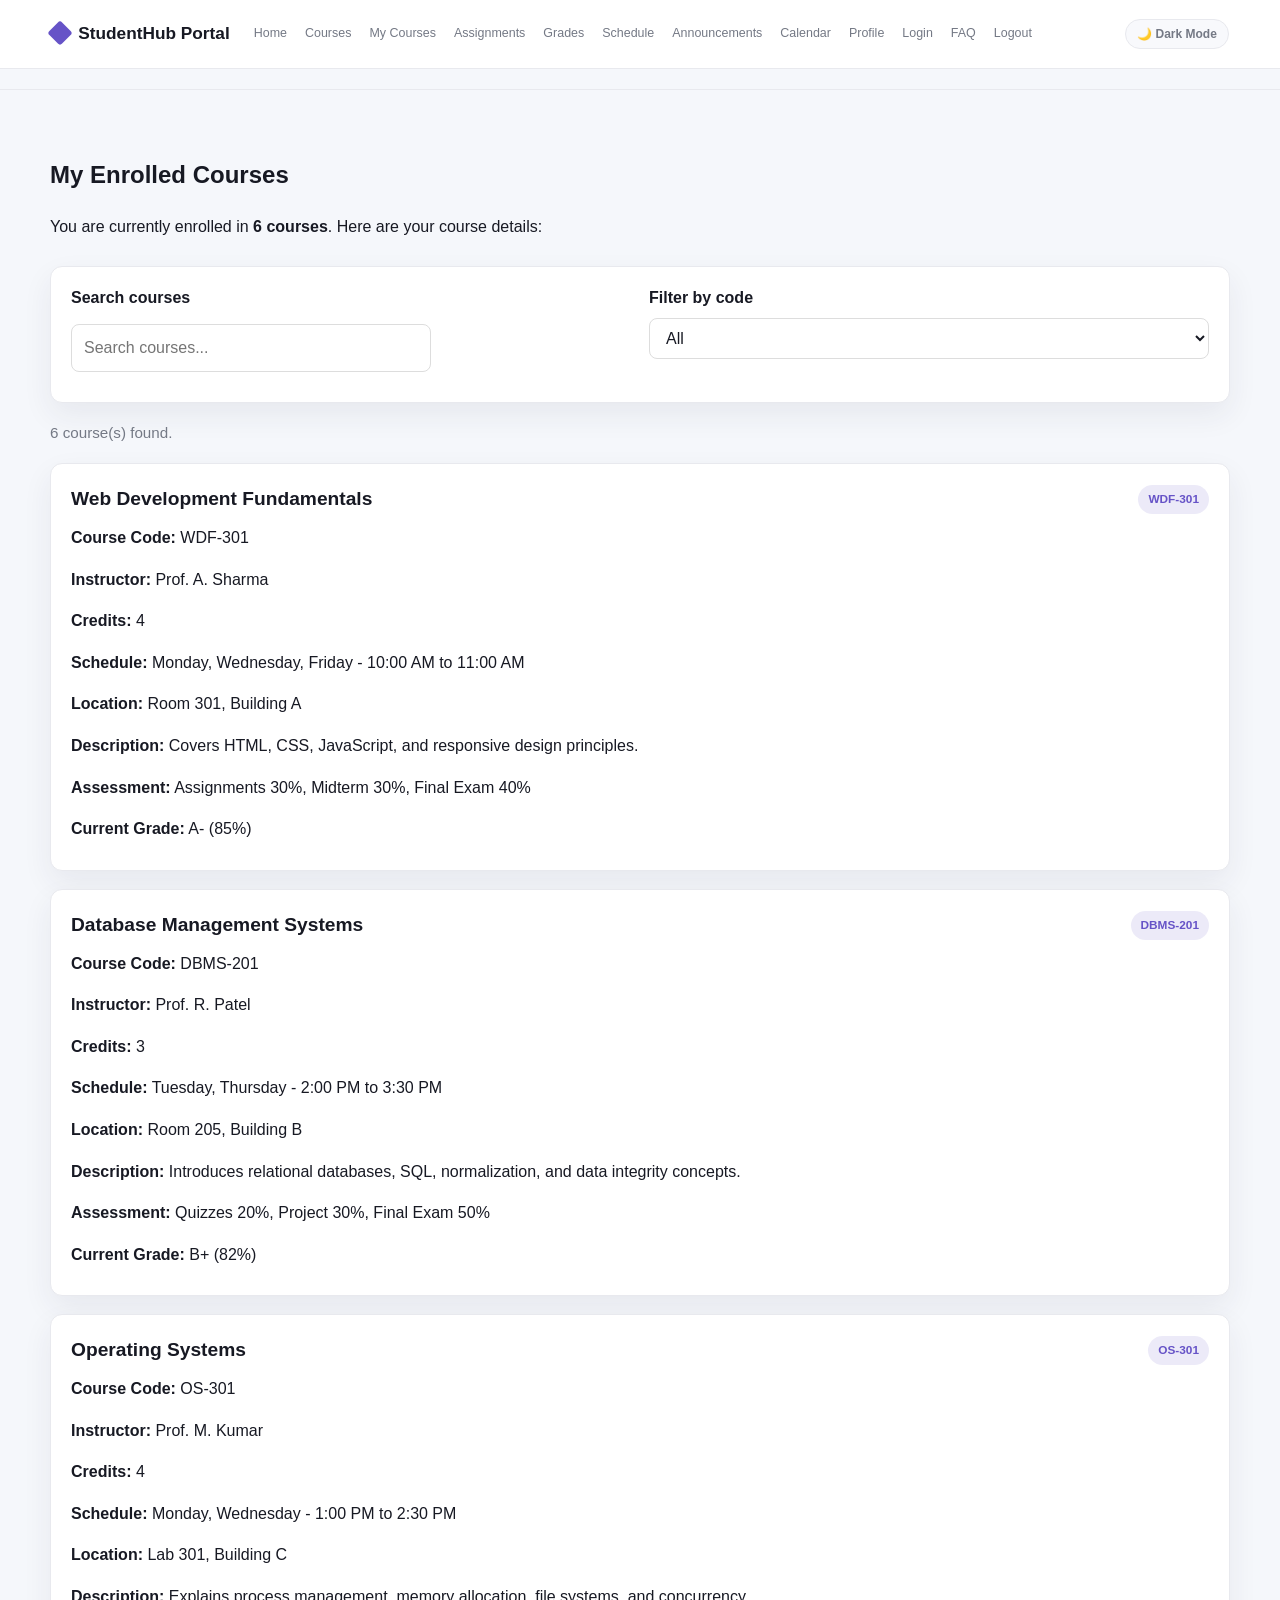
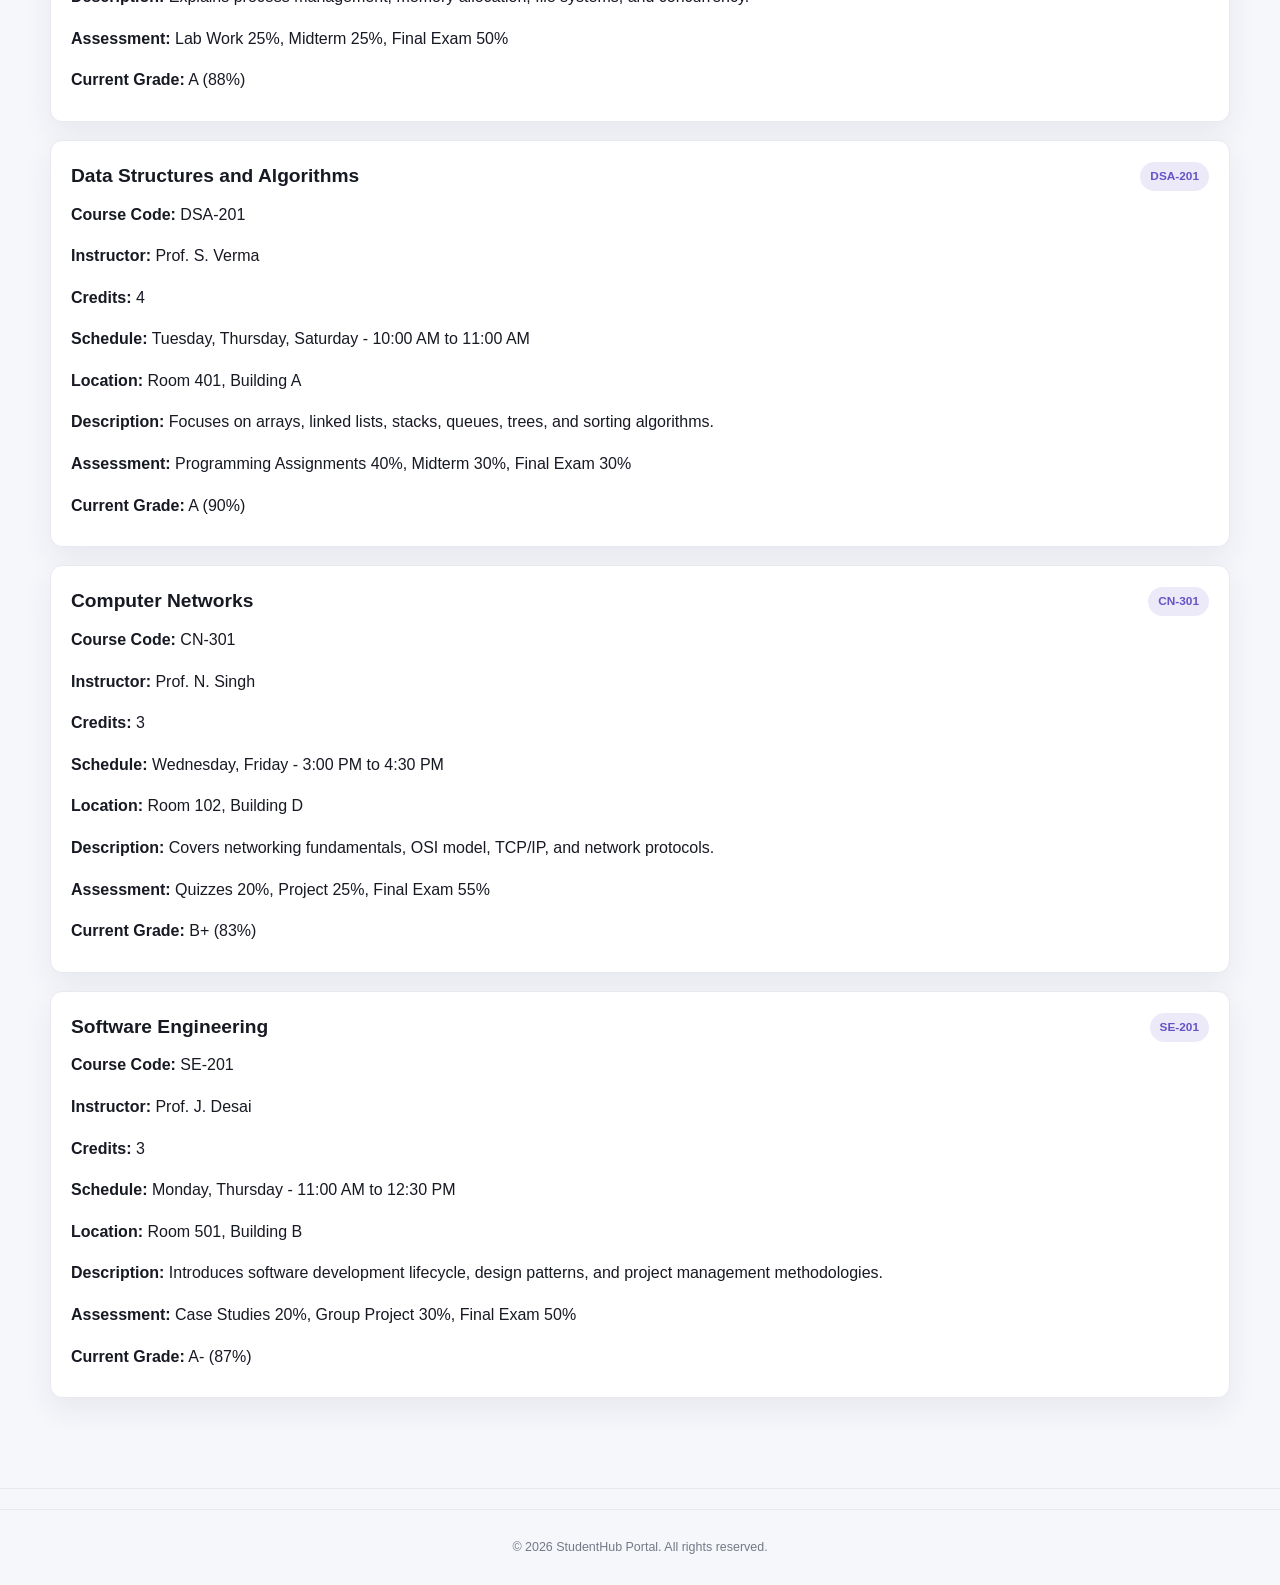
<file: mycourses.html>
<!DOCTYPE html>
<html lang="en">
<head>
    <link rel="stylesheet" href="styles.css">
    <meta charset="UTF-8">
    <meta name="viewport" content="width=device-width, initial-scale=1.0">
    <title>My Courses - StudentHub</title>
</head>
<body>
    <a class="skip-link" href="#main-content">Skip to main content</a>
    <header class="header">
        <h1>StudentHub Portal</h1>
        <button id="themeToggle" class="theme-toggle" type="button" aria-label="Switch theme">🌙 Dark Mode</button>
        <nav class="indexnav" aria-label="Primary navigation">
            <a href="Index.php">Home</a> <a href="coursedetails.html">Courses</a> <a href="mycourses.html">My Courses</a> <a href="assignments.html">Assignments</a> <a href="grades.html">Grades</a> <a href="schedule.html">Schedule</a> <a href="announcement.html">Announcements</a> <a href="calendar.html">Calendar</a> <a href="profile.html">Profile</a> <a href="login.html">Login</a> <a href="coursedetails.html">Course Details</a>
        </nav>
    </header>
    <hr>

    <main id="main-content" tabindex="-1">
        <h2>My Enrolled Courses</h2>
        <p>You are currently enrolled in <strong id="courseCount">0 courses</strong>. Here are your course details:</p>

        <section class="data-controls" aria-label="Course controls">
            <div class="data-search-wrap">
                <label class="data-label" for="courseSearch">Search courses</label>
                <input id="courseSearch" type="search" placeholder="Search courses..." aria-label="Search courses">
            </div>
            <div class="data-filter-wrap">
                <label class="data-label" for="courseFilter">Filter by code</label>
                <select id="courseFilter" aria-label="Filter courses by code">
                    <option value="all">All</option>
                </select>
            </div>
        </section>

        <div id="courseStatus" class="data-status" aria-live="polite"></div>
        <section id="courseList" class="data-list" aria-live="polite" aria-label="Enrolled courses"></section>
    </main>

    <hr>

    <footer>
        <p>&copy; 2026 StudentHub Portal. All rights reserved.</p>
    </footer>
    <script src="script.js?v=4"></script>
</body>
</html>
</file>
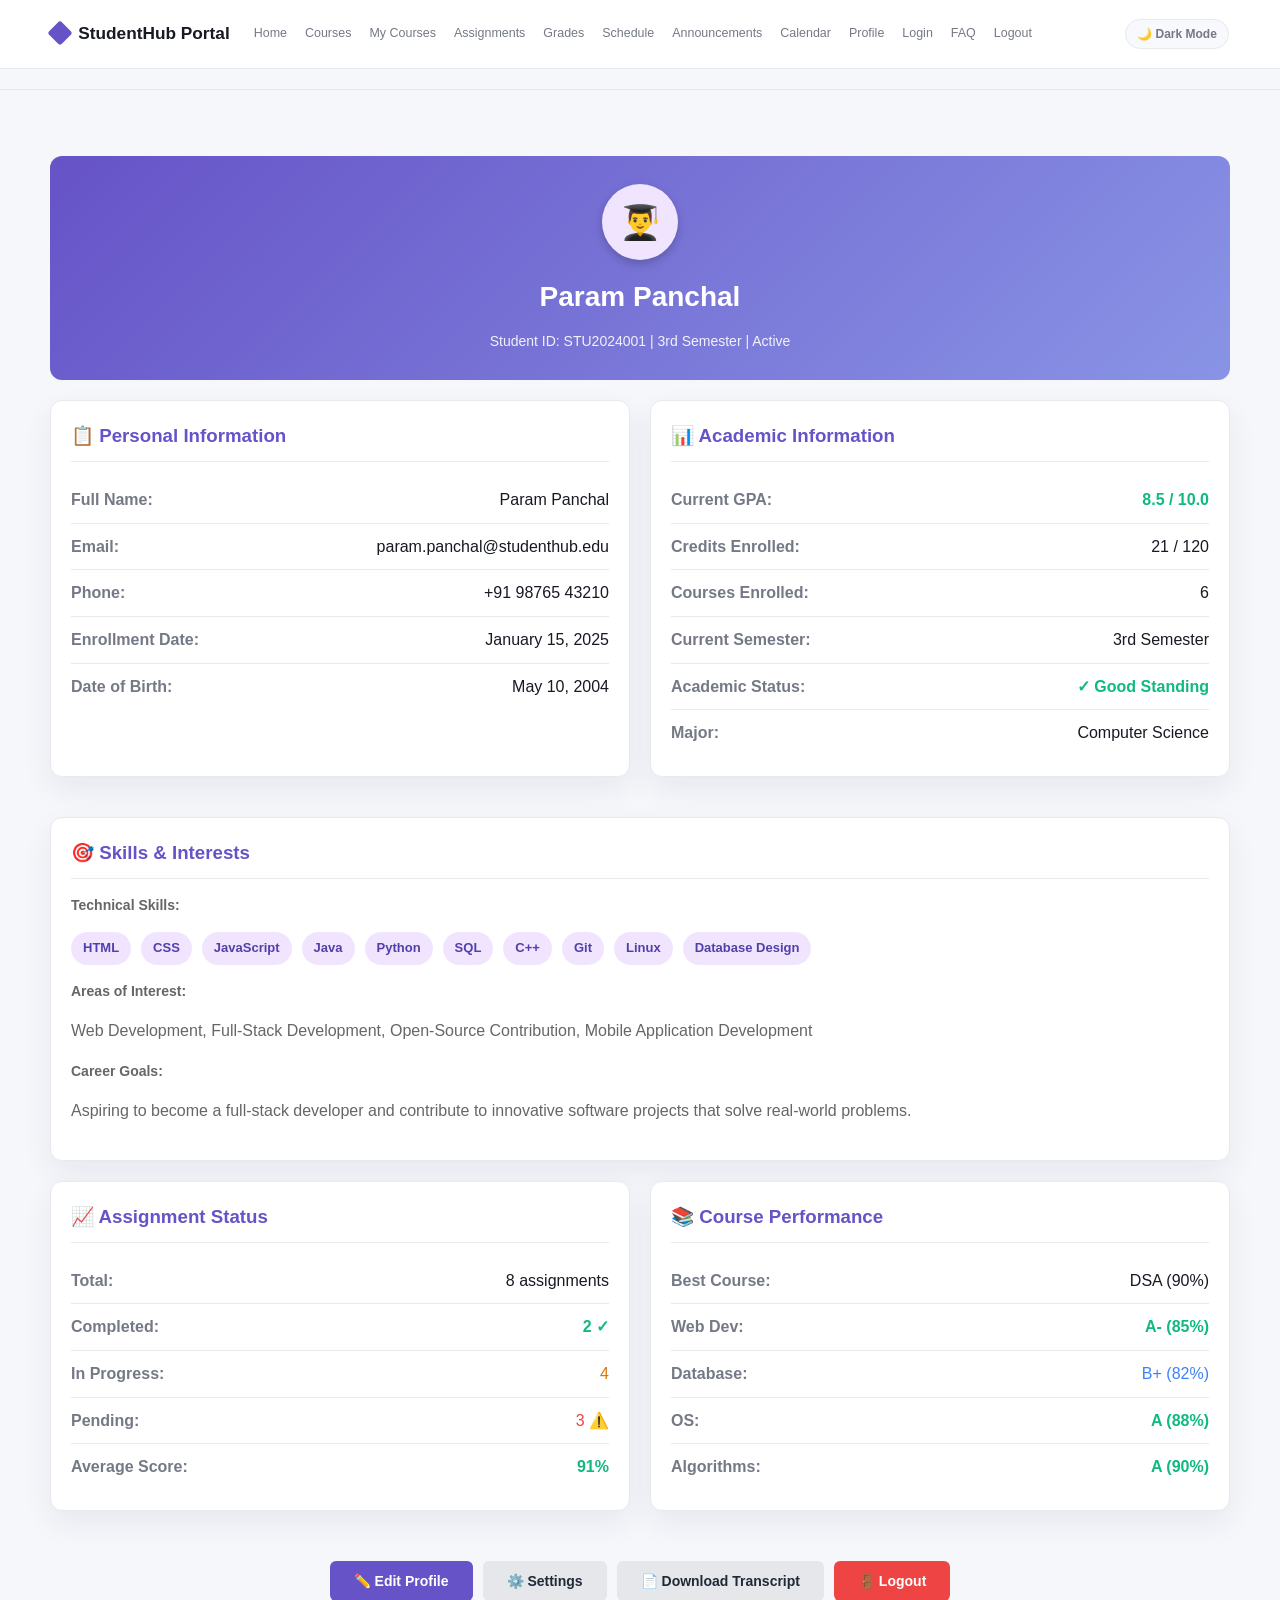
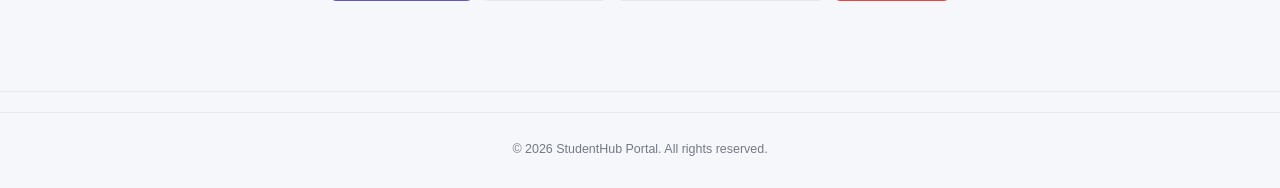
<file: profile.html>
<!DOCTYPE html>
<html lang="en">
<head>
    <link rel="stylesheet" href="styles.css">
    <meta charset="UTF-8">
    <meta name="viewport" content="width=device-width, initial-scale=1.0">
    <title>My Profile - StudentHub</title>
</head>
<body>
    <a class="skip-link" href="#main-content">Skip to main content</a>
    <header class="header">
        <h1>StudentHub Portal</h1>
        <button id="themeToggle" class="theme-toggle" type="button" aria-label="Switch theme">🌙 Dark Mode</button>
        <nav class="indexnav" aria-label="Primary navigation">
            <a href="Index.php">Home</a> <a href="coursedetails.html">Courses</a> <a href="mycourses.html">My Courses</a> <a href="assignments.html">Assignments</a> <a href="grades.html">Grades</a> <a href="schedule.html">Schedule</a> <a href="announcement.html">Announcements</a> <a href="calendar.html">Calendar</a> <a href="profile.html">Profile</a> <a href="login.html">Login</a> <a href="coursedetails.html">Course Details</a>
        </nav>
    </header>
    <hr>
    <main id="main-content" tabindex="-1">
        <div class="profile-header">
            <div class="profile-avatar">👨‍🎓</div>
            <div class="profile-name">Param Panchal</div>
            <div class="profile-status">Student ID: STU2024001 | 3rd Semester | Active</div>
        </div>

        <!-- Personal Information Section -->
        <div class="two-column">
            <div class="profile-section">
                <h3>📋 Personal Information</h3>
                <div class="profile-info-row">
                    <span class="profile-label">Full Name:</span>
                    <span class="profile-value">Param Panchal</span>
                </div>
                <div class="profile-info-row">
                    <span class="profile-label">Email:</span>
                    <span class="profile-value">param.panchal@studenthub.edu</span>
                </div>
                <div class="profile-info-row">
                    <span class="profile-label">Phone:</span>
                    <span class="profile-value">+91 98765 43210</span>
                </div>
                <div class="profile-info-row">
                    <span class="profile-label">Enrollment Date:</span>
                    <span class="profile-value">January 15, 2025</span>
                </div>
                <div class="profile-info-row">
                    <span class="profile-label">Date of Birth:</span>
                    <span class="profile-value">May 10, 2004</span>
                </div>
            </div>

            <!-- Academic Information Section -->
            <div class="profile-section">
                <h3>📊 Academic Information</h3>
                <div class="profile-info-row">
                    <span class="profile-label">Current GPA:</span>
                    <span class="profile-value profile-value-green">8.5 / 10.0</span>
                </div>
                <div class="profile-info-row">
                    <span class="profile-label">Credits Enrolled:</span>
                    <span class="profile-value">21 / 120</span>
                </div>
                <div class="profile-info-row">
                    <span class="profile-label">Courses Enrolled:</span>
                    <span class="profile-value">6</span>
                </div>
                <div class="profile-info-row">
                    <span class="profile-label">Current Semester:</span>
                    <span class="profile-value">3rd Semester</span>
                </div>
                <div class="profile-info-row">
                    <span class="profile-label">Academic Status:</span>
                    <span class="profile-value profile-value-green">✓ Good Standing</span>
                </div>
                <div class="profile-info-row">
                    <span class="profile-label">Major:</span>
                    <span class="profile-value">Computer Science</span>
                </div>
            </div>
        </div>

        <!-- Skills & Interests Section -->
        <div class="profile-section">
            <h3>🎯 Skills & Interests</h3>
            <p class="profile-section-text"><strong>Technical Skills:</strong></p>
            <div class="skills-list">
                <span class="skill-tag">HTML</span>
                <span class="skill-tag">CSS</span>
                <span class="skill-tag">JavaScript</span>
                <span class="skill-tag">Java</span>
                <span class="skill-tag">Python</span>
                <span class="skill-tag">SQL</span>
                <span class="skill-tag">C++</span>
                <span class="skill-tag">Git</span>
                <span class="skill-tag">Linux</span>
                <span class="skill-tag">Database Design</span>
            </div>
            <p class="profile-section-text" style="margin-top: 15px;"><strong>Areas of Interest:</strong></p>
            <p class="profile-section-paragraph">Web Development, Full-Stack Development, Open-Source Contribution, Mobile Application Development</p>
            <p class="profile-section-text" style="margin-top: 15px;"><strong>Career Goals:</strong></p>
            <p class="profile-section-paragraph">Aspiring to become a full-stack developer and contribute to innovative software projects that solve real-world problems.</p>
        </div>

        <!-- Academic Summary Section -->
        <div class="two-column">
            <div class="profile-section">
                <h3>📈 Assignment Status</h3>
                <div class="profile-info-row">
                    <span class="profile-label">Total:</span>
                    <span class="profile-value">8 assignments</span>
                </div>
                <div class="profile-info-row">
                    <span class="profile-label">Completed:</span>
                    <span class="profile-value profile-value-green">2 ✓</span>
                </div>
                <div class="profile-info-row">
                    <span class="profile-label">In Progress:</span>
                    <span class="profile-value profile-value-orange">4</span>
                </div>
                <div class="profile-info-row">
                    <span class="profile-label">Pending:</span>
                    <span class="profile-value profile-value-red">3 ⚠️</span>
                </div>
                <div class="profile-info-row">
                    <span class="profile-label">Average Score:</span>
                    <span class="profile-value profile-value-green">91%</span>
                </div>
            </div>

            <div class="profile-section">
                <h3>📚 Course Performance</h3>
                <div class="profile-info-row">
                    <span class="profile-label">Best Course:</span>
                    <span class="profile-value">DSA (90%)</span>
                </div>
                <div class="profile-info-row">
                    <span class="profile-label">Web Dev:</span>
                    <span class="profile-value profile-value-green">A- (85%)</span>
                </div>
                <div class="profile-info-row">
                    <span class="profile-label">Database:</span>
                    <span class="profile-value profile-value-blue">B+ (82%)</span>
                </div>
                <div class="profile-info-row">
                    <span class="profile-label">OS:</span>
                    <span class="profile-value profile-value-green">A (88%)</span>
                </div>
                <div class="profile-info-row">
                    <span class="profile-label">Algorithms:</span>
                    <span class="profile-value profile-value-green">A (90%)</span>
                </div>
            </div>
        </div>

        <!-- Action Buttons -->
        <div class="action-buttons">
            <button class="btn btn-primary">✏️ Edit Profile</button>
            <button class="btn btn-secondary">⚙️ Settings</button>
            <button class="btn btn-secondary">📄 Download Transcript</button>
            <button class="btn btn-danger">🚪 Logout</button>
        </div>
    </main>

    <hr>
    <footer>
        <p>&copy; 2026 StudentHub Portal. All rights reserved.</p>
    </footer>
    <script src="script.js?v=4"></script>
</body>
</html>
</file>
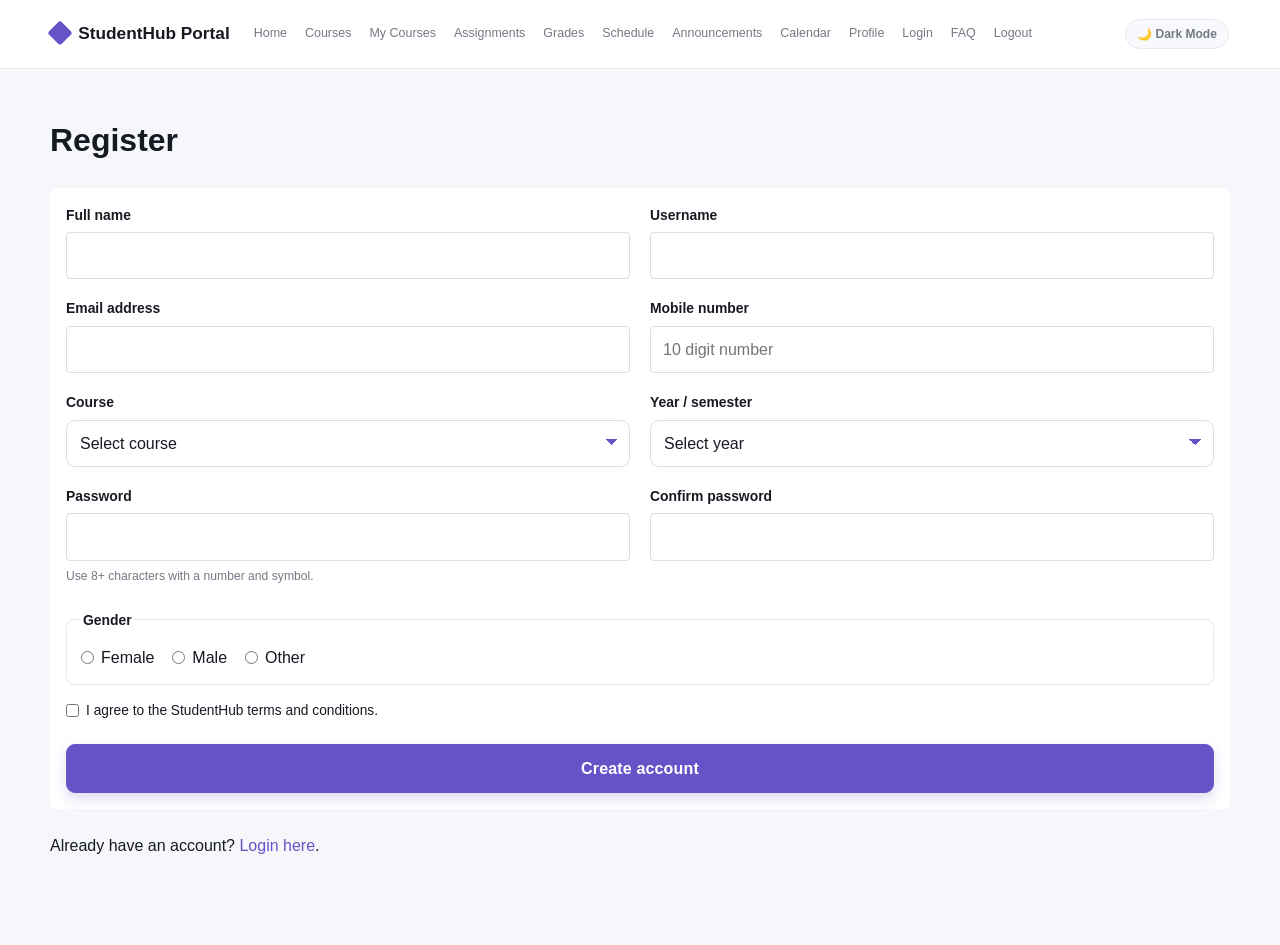
<file: register.html>
<!doctype html>
<html lang="en">
<head>
    <link rel="stylesheet" href="styles.css">
    <meta charset="UTF-8">
    <meta name="viewport" content="width=device-width, initial-scale=1.0">
    <title>Register</title>
</head>
<body>
    <a class="skip-link" href="#main-content">Skip to main content</a>
    <header class="header">
        <h1>StudentHub Portal</h1>
        <button id="themeToggle" class="theme-toggle" type="button" aria-label="Switch theme">🌙 Dark Mode</button>
        <nav class="indexnav" aria-label="Primary navigation">
            <a href="Index.php">Home</a>
            <a href="coursedetails.html">Courses</a>
            <a href="mycourses.html">My Courses</a>
            <a href="assignments.html">Assignments</a>
            <a href="grades.html">Grades</a>
            <a href="schedule.html">Schedule</a>
            <a href="announcement.html">Announcements</a>
            <a href="calendar.html">Calendar</a>
            <a href="profile.html">Profile</a>
            <a href="login.html">Login</a>
        </nav>
    </header>
    <main id="main-content" tabindex="-1">
        <h1 class="register">Register</h1>
        <form id="registerForm" action="practical7/register.php" method="POST" novalidate>
            <div class="registration-grid">
                <div class="form-field">
                    <label for="fullName">Full name</label>
                    <input type="text" id="fullName" name="fullName" autocomplete="name" aria-describedby="fullNameError" required>
                    <small id="fullNameError" class="error-message"></small>
                </div>
                <div class="form-field">
                    <label for="username">Username</label>
                    <input type="text" id="username" name="username" autocomplete="username" aria-describedby="usernameError" required>
                    <small id="usernameError" class="error-message"></small>
                </div>
                <div class="form-field">
                    <label for="email">Email address</label>
                    <input type="email" id="email" name="email" autocomplete="email" aria-describedby="emailError" required>
                    <small id="emailError" class="error-message"></small>
                </div>
                <div class="form-field">
                    <label for="mobile">Mobile number</label>
                    <input type="tel" id="mobile" name="mobile" inputmode="tel" pattern="[0-9]{10}" placeholder="10 digit number" aria-describedby="mobileError" required>
                    <small id="mobileError" class="error-message"></small>
                </div>
                <div class="form-field">
                    <label for="course">Course</label>
                    <select id="course" name="course" aria-describedby="courseError" required>
                        <option value="">Select course</option>
                        <option value="btech-it">B.Tech Information Technology</option>
                        <option value="btech-cse">B.Tech Computer Science</option>
                    </select>
                    <small id="courseError" class="error-message"></small>
                </div>
                <div class="form-field">
                    <label for="year">Year / semester</label>
                    <select id="year" name="year" aria-describedby="yearError" required>
                        <option value="">Select year</option>
                        <option value="3rd-semester">3rd Semester</option>
                        <option value="4th-semester">4th Semester</option>
                    </select>
                    <small id="yearError" class="error-message"></small>
                </div>
                <div class="form-field">
                    <label for="password">Password</label>
                    <input type="password" id="password" name="password" autocomplete="new-password" aria-describedby="passwordHint passwordError" required>
                    <small id="passwordHint" class="password-strength" aria-live="polite">Use 8+ characters with a number and symbol.</small>
                    <small id="passwordError" class="error-message"></small>
                </div>
                <div class="form-field">
                    <label for="confirmPassword">Confirm password</label>
                    <input type="password" id="confirmPassword" name="confirmPassword" autocomplete="new-password" aria-describedby="confirmPasswordError" required>
                    <small id="confirmPasswordError" class="error-message"></small>
                </div>
            </div>

            <fieldset class="form-fieldset">
                <legend>Gender</legend>
                <label><input type="radio" name="gender" value="female" required> Female</label>
                <label><input type="radio" name="gender" value="male"> Male</label>
                <label><input type="radio" name="gender" value="other"> Other</label>
                <small id="genderError" class="error-message"></small>
            </fieldset>

            <label class="terms-label"><input type="checkbox" id="terms" name="terms" aria-describedby="termsError" required> I agree to the StudentHub terms and conditions.</label>
            <small id="termsError" class="error-message"></small>
            <button type="submit" class="register-submit">Create account</button>
        </form>
        <p id="successMessage" class="success-message"></p>
        <p>Already have an account? <a href="login.html">Login here</a>.</p>
    </main>

    <script src="script.js?v=4"></script>
</body>
</html>
</file>
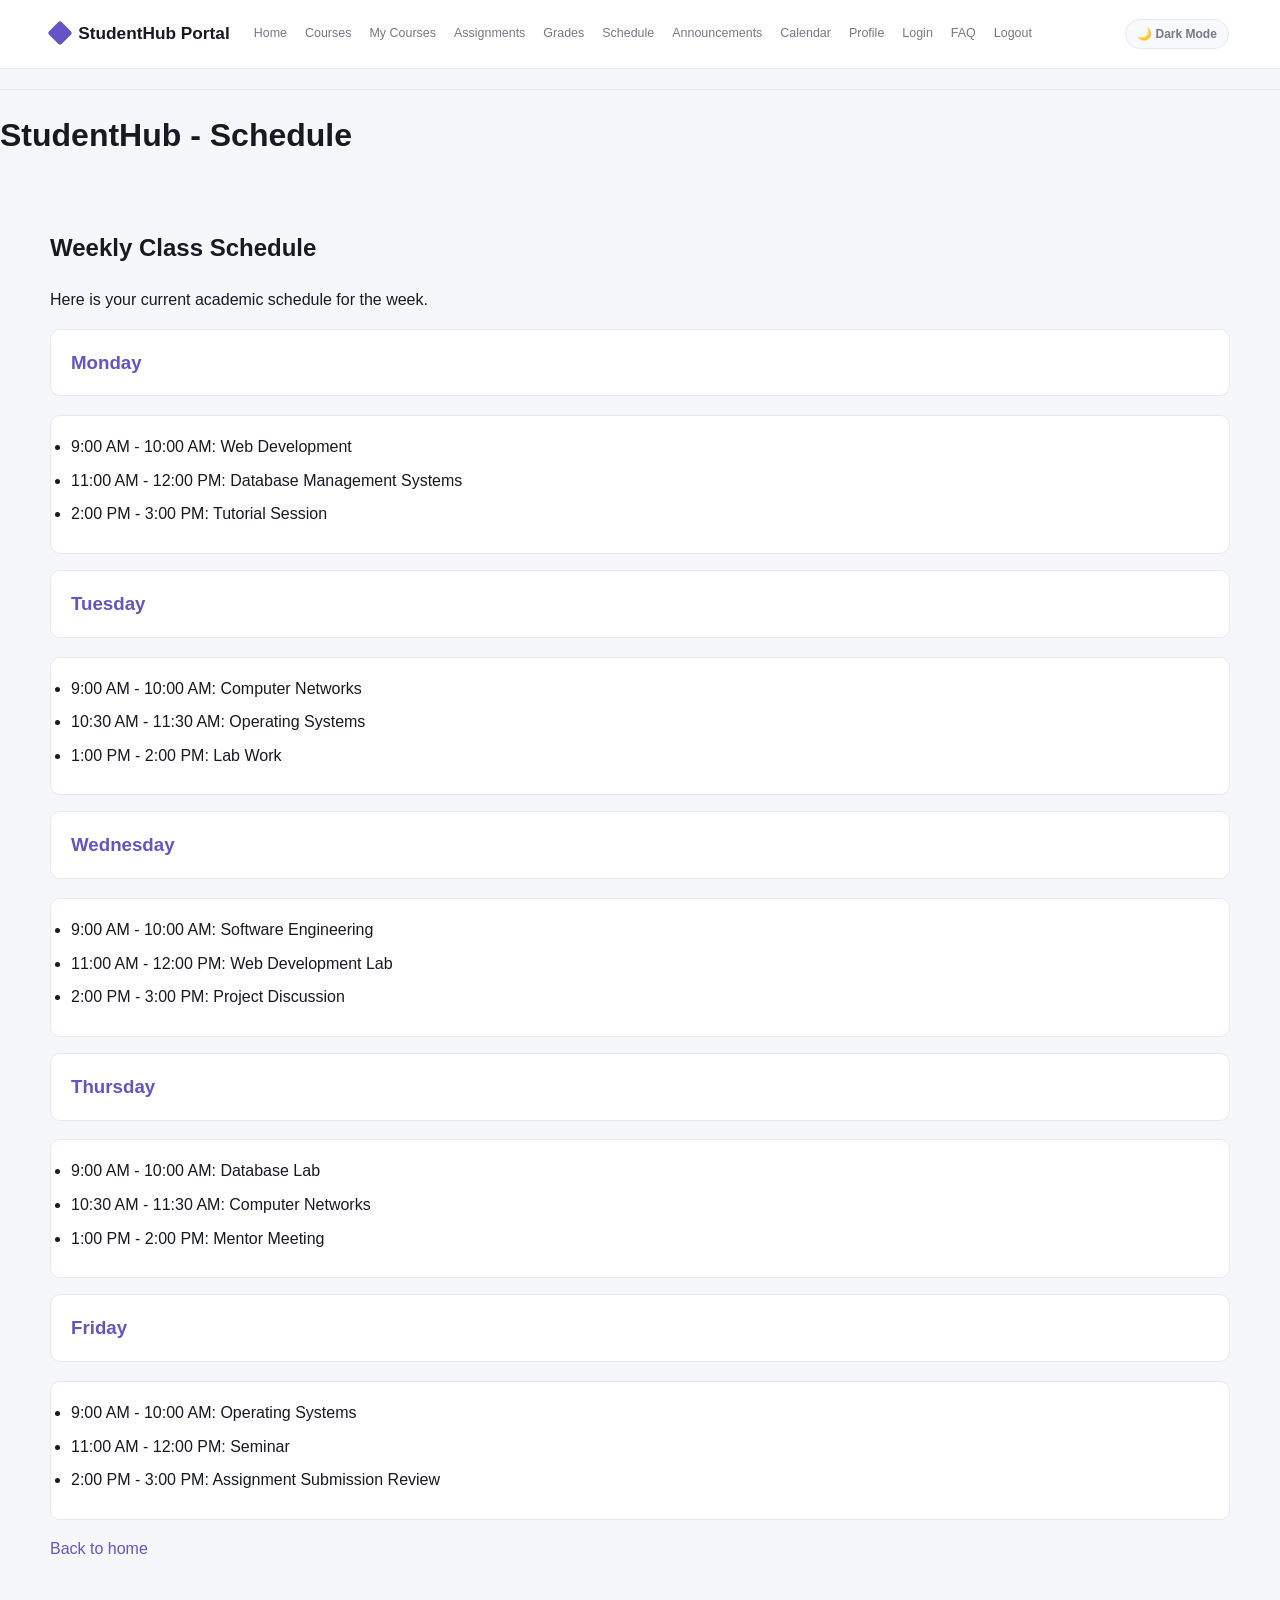
<file: schedule.html>
<!DOCTYPE html>
<html lang="en">
<head>
    <link rel="stylesheet" href="styles.css">
    <meta charset="UTF-8">
    <meta name="viewport" content="width=device-width, initial-scale=1.0">
    <title>StudentHub - Schedule</title>
</head>
<body>
    <a class="skip-link" href="#main-content">Skip to main content</a>
    <header class="header">
        <h1>StudentHub Portal</h1>
        <button id="themeToggle" class="theme-toggle" type="button" aria-label="Switch theme">🌙 Dark Mode</button>
        <nav class="indexnav" aria-label="Primary navigation">
            <a href="Index.php">Home</a> <a href="coursedetails.html">Courses</a> <a href="mycourses.html">My Courses</a> <a href="assignments.html">Assignments</a> <a href="grades.html">Grades</a> <a href="schedule.html">Schedule</a> <a href="announcement.html">Announcements</a> <a href="calendar.html">Calendar</a> <a href="profile.html">Profile</a> <a href="login.html">Login</a> <a href="coursedetails.html">Course Details</a>
        </nav>
    </header>
    <hr>
    <h1>StudentHub - Schedule</h1>

    <main id="main-content" tabindex="-1">
        <h2>Weekly Class Schedule</h2>
        <p>Here is your current academic schedule for the week.</p>

        <h3>Monday</h3>
        <ul>
            <li>9:00 AM - 10:00 AM: Web Development</li>
            <li>11:00 AM - 12:00 PM: Database Management Systems</li>
            <li>2:00 PM - 3:00 PM: Tutorial Session</li>
        </ul>

        <h3>Tuesday</h3>
        <ul>
            <li>9:00 AM - 10:00 AM: Computer Networks</li>
            <li>10:30 AM - 11:30 AM: Operating Systems</li>
            <li>1:00 PM - 2:00 PM: Lab Work</li>
        </ul>

        <h3>Wednesday</h3>
        <ul>
            <li>9:00 AM - 10:00 AM: Software Engineering</li>
            <li>11:00 AM - 12:00 PM: Web Development Lab</li>
            <li>2:00 PM - 3:00 PM: Project Discussion</li>
        </ul>

        <h3>Thursday</h3>
        <ul>
            <li>9:00 AM - 10:00 AM: Database Lab</li>
            <li>10:30 AM - 11:30 AM: Computer Networks</li>
            <li>1:00 PM - 2:00 PM: Mentor Meeting</li>
        </ul>

        <h3>Friday</h3>
        <ul>
            <li>9:00 AM - 10:00 AM: Operating Systems</li>
            <li>11:00 AM - 12:00 PM: Seminar</li>
            <li>2:00 PM - 3:00 PM: Assignment Submission Review</li>
        </ul>

        <p>        <a href="Index.php">Back to home</a></p>
    </main>
    <script src="script.js?v=4"></script>
</body>
</html>
</file>
<file: styles.css>
/* ==========================================================================
   1. CSS VARIABLES & THEMES
   ========================================================================== */
:root {
  --bg: #f5f7fb;
  --surface: #ffffff;
  --surface-soft: #f8f9fc;
  --text: #171923;
  --text-soft: #666666;
  --muted: #747985;
  --line: #e8e9ee;
  --primary: #6653c7;
  --primary-dark: #5140a9;
  --card-solid: #ffffff;
  --input-bg: #ffffff;
  --input-border: #dddddd;
  --error: #dc2626;
  --danger: #ef4444;
  --success: #15803d;
  --shadow: 0 12px 30px rgba(37, 42, 66, 0.07);
}

body.dark-theme {
  --bg: #171922;
  --surface: #222530;
  --surface-soft: #383d4c;
  --text: #f2f3f7;
  --muted: #aeb3c0;
  --line: #292d3a;
  --primary: #a99bf2;
  --primary-dark: #8e7fe2;
  --card-solid: #1f2937;
  --input-bg: #0b1220;
  --input-border: #334155;
  --shadow: 0 12px 30px rgba(0, 0, 0, 0.2);
}

/* ==========================================================================
   2. GLOBAL RESETS & BASE STYLES
   ========================================================================== */
* {
  box-sizing: border-box;
}

body {
  margin: 0;
  padding: 0;
  background: var(--bg);
  color: var(--text);
  font-family: "Trebuchet MS", "Segoe UI", sans-serif;
  line-height: 1.6;
  overflow-x: hidden;
  transition: background 0.3s ease, color 0.3s ease;
}

a {
  color: var(--primary);
  text-decoration: none;
}

h1, h2, h3, h4 {
  margin-top: 0;
}

img, video, iframe {
  max-width: 100%;
  height: auto;
}

button, input, select, textarea {
  max-width: 100%;
}

hr {
  border: 0;
  border-top: 1px solid var(--line);
  margin: 20px 0;
}

/* ==========================================================================
   3. LAYOUT & HEADER NAVIGATION
   ========================================================================== */
.header {
  background: var(--surface);
  border-bottom: 1px solid var(--line);
  min-height: 68px;
  padding: 0 4vw;
  display: flex;
  align-items: center;
  gap: 24px;
  position: sticky;
  top: 0;
  z-index: 5;
}

.header h1 {
  color: var(--text);
  font-size: 1.08rem;
  margin: 0;
  white-space: nowrap;
}

.header h1::before {
  content: "";
  width: 18px;
  height: 18px;
  display: inline-block;
  margin-right: 9px;
  vertical-align: -3px;
  background: var(--primary);
  transform: rotate(45deg);
  border-radius: 3px;
}

.indexnav {
  display: flex;
  align-items: center;
  flex-wrap: wrap;
  gap: 0 18px;
  flex: 1;
  background: transparent;
  padding: 0;
  justify-content: flex-start;
  min-width: 0;
}

.indexnav a {
  display: inline-flex;
  align-items: center;
  color: var(--muted);
  margin: 0;
  min-height: 68px;
  padding: 0;
  font-size: 0.78rem;
  white-space: nowrap;
}

.indexnav a:hover {
  color: var(--text);
  background: transparent;
  border-bottom: 2px solid var(--primary);
}

.indexnav a[href="coursedetails.html"] ~ a[href="coursedetails.html"] {
  display: none;
}

.theme-toggle {
  order: 3;
  margin: 0;
  border: 1px solid var(--line);
  background: var(--surface-soft);
  color: var(--muted);
  padding: 7px 11px;
  font-size: 0.75rem;
  border-radius: 999px;
  cursor: pointer;
  font-weight: bold;
  transition: all 0.3s ease;
}

.theme-toggle:hover {
  background: rgba(255, 255, 255, 0.22);
}

main {
  width: min(1180px, calc(100% - 48px));
  max-width: none;
  margin: 0 auto;
  padding: 46px 0 70px;
  background: transparent;
  border-radius: 0;
  overflow-wrap: anywhere;
}

main p {
  margin-bottom: 16px;
}

main ul {
  padding-left: 22px;
  margin-top: 8px;
  margin-bottom: 16px;
}

main li {
  margin-bottom: 8px;
}

main nav a {
  margin-top: 12px;
}

main > h3, main > h4, main > ul {
  background: var(--surface);
  border: 1px solid var(--line);
  padding: 18px 20px;
  border-radius: 10px;
}

main > h3 {
  color: var(--primary);
}

.faq-controls {
  display: grid;
  grid-template-columns: repeat(3, minmax(180px, 1fr));
  gap: 18px;
  margin: 26px 0 18px;
  padding: 18px 20px;
  background: var(--surface);
  border: 1px solid var(--line);
  border-radius: 12px;
  box-shadow: var(--shadow);
}

.faq-search-wrap,
.faq-filter-wrap,
.faq-sort-wrap {
  display: flex;
  flex-direction: column;
  gap: 8px;
}

.faq-label {
  font-weight: 700;
  color: var(--text);
}

.faq-controls input,
.faq-controls select {
  width: 100%;
  padding: 10px 12px;
  border-radius: 8px;
  border: 1px solid var(--input-border);
  background: var(--input-bg);
  color: var(--text);
  font: inherit;
}

.faq-status {
  margin: 12px 0 18px;
  color: var(--muted);
  font-size: 0.95rem;
}

.faq-list {
  display: grid;
  gap: 16px;
}

.faq-item {
  background: var(--surface);
  border: 1px solid var(--line);
  border-radius: 12px;
  box-shadow: var(--shadow);
  overflow: hidden;
}

.faq-question {
  width: 100%;
  text-align: left;
  background: transparent;
  border: none;
  color: var(--text);
  font: inherit;
  font-weight: 700;
  padding: 18px 20px;
  cursor: pointer;
  display: flex;
  justify-content: space-between;
  align-items: center;
}

.faq-question::after {
  content: "+";
  font-size: 1.4rem;
  color: var(--primary);
}

.faq-question[aria-expanded="true"]::after {
  content: "−";
}

.faq-answer {
  padding: 0 20px 18px;
  color: var(--muted);
  border-top: 1px solid var(--line);
}

.faq-answer[hidden] {
  display: none;
}

.faq-item-meta {
  display: inline-block;
  margin: 10px 20px 0;
  padding: 5px 9px;
  border-radius: 999px;
  background: rgba(102, 83, 199, 0.12);
  color: var(--primary);
  font-size: 0.76rem;
  font-weight: 700;
}

.faq-pagination {
  display: flex;
  justify-content: center;
  align-items: center;
  gap: 14px;
  margin-top: 20px;
}

.faq-pagination button {
  border: 1px solid var(--line);
  background: var(--surface);
  color: var(--text);
  border-radius: 8px;
  padding: 10px 14px;
  font: inherit;
  cursor: pointer;
}

.faq-pagination button:disabled {
  opacity: 0.5;
  cursor: not-allowed;
}

.faq-page-info {
  min-width: 140px;
  text-align: center;
  color: var(--muted);
}

.data-controls {
  display: grid;
  grid-template-columns: repeat(2, minmax(180px, 1fr));
  gap: 18px;
  margin: 26px 0 18px;
  padding: 18px 20px;
  background: var(--surface);
  border: 1px solid var(--line);
  border-radius: 12px;
  box-shadow: var(--shadow);
}

.data-search-wrap,
.data-filter-wrap {
  display: flex;
  flex-direction: column;
  gap: 8px;
}

.data-label {
  font-weight: 700;
  color: var(--text);
}

.data-controls input,
.data-controls select {
  width: 100%;
  padding: 10px 12px;
  border-radius: 8px;
  border: 1px solid var(--input-border);
  background: var(--input-bg);
  color: var(--text);
  font: inherit;
}

.data-status {
  margin: 12px 0 18px;
  color: var(--muted);
  font-size: 0.95rem;
}

.data-list {
  display: grid;
  gap: 18px;
}

.data-card {
  background: var(--surface);
  border: 1px solid var(--line);
  border-radius: 12px;
  padding: 20px;
  box-shadow: var(--shadow);
}

.data-card-header {
  display: flex;
  justify-content: space-between;
  align-items: center;
  gap: 12px;
  margin-bottom: 10px;
}

.data-card h3 {
  margin: 0;
  font-size: 1.2rem;
}

.data-badge {
  display: inline-flex;
  align-items: center;
  justify-content: center;
  padding: 5px 10px;
  border-radius: 999px;
  background: rgba(102, 83, 199, 0.12);
  color: var(--primary);
  font-size: 0.74rem;
  font-weight: 700;
}

.data-date {
  margin: 0 0 10px;
  color: var(--muted);
  font-weight: 600;
}

.data-card p,
.data-card li {
  color: var(--text);
}

.data-empty {
  color: var(--muted);
  padding: 12px 0;
}

.course-detail-list {
  list-style: none;
  padding-left: 0;
  margin: 0;
  display: grid;
  gap: 8px;
}

@media (max-width: 760px) {
  .data-controls {
    grid-template-columns: 1fr;
  }

  .data-card-header {
    flex-direction: column;
    align-items: flex-start;
  }
  .faq-controls {
    grid-template-columns: 1fr;
  }

  .faq-pagination {
    flex-wrap: wrap;
  }
}

footer {
  width: 100%;
  box-sizing: border-box;
  padding: 15px;
  margin-top: 20px;
  border-top: 1px solid var(--line);
  background: transparent;
  color: var(--muted);
  font-size: 0.78rem;
  text-align: center;
}

/* ==========================================================================
   4. DASHBOARD & CARDS
   ========================================================================== */
.dashboard-hero {
  display: flex;
  justify-content: space-between;
  align-items: flex-end;
  gap: 20px;
  margin-bottom: 30px;
}

.dashboard-hero p, .date-label, .course-meta, .overview-card p {
  color: var(--muted);
}

.dashboard-hero p {
  margin: 0;
}

.date-label {
  font-size: 0.82rem;
}

.section-heading {
  display: flex;
  align-items: center;
  justify-content: space-between;
  gap: 12px;
  margin: 30px 0 14px;
}

.section-heading h3 {
  margin: 0;
  font-size: 1.35rem;
}

.section-heading a {
  font-size: 0.78rem;
}

.overview-grid {
  display: grid;
  grid-template-columns: repeat(3, 1fr);
  gap: 14px;
  margin-top: 18px;
  align-items: stretch;
}

.overview-card, .course-card, .announcement-list li, .profile-section, .login-card {
  background: var(--surface);
  border: 1px solid var(--line);
  box-shadow: var(--shadow);
  min-width: 0;
  overflow-wrap: anywhere;
}

.overview-card {
  border-radius: 10px;
  padding: 18px;
}

.overview-card .metric {
  font-size: 1.8rem;
  font-weight: 700;
  margin: 2px 0;
}

.overview-card p {
  margin: 0;
  font-size: 0.84rem;
}

.course-grid {
  display: grid;
  grid-template-columns: repeat(4, 1fr);
  gap: 14px;
  align-items: stretch;
}

.course-card {
  border-radius: 10px;
  overflow: hidden;
  display: flex;
  flex-direction: column;
}

.course-art {
  height: 76px;
}

.course-art.blue { background: linear-gradient(135deg, #a8d1ff, #dcebff); }
.course-art.green { background: linear-gradient(135deg, #62cb39, #d3f2c1); }
.course-art.lilac { background: linear-gradient(135deg, #e3c2ff, #f3eaff); }
.course-art.peach { background: linear-gradient(135deg, #ffd38f, #fff1dd); }

.course-card-body {
  padding: 12px 13px 13px;
  flex: 1;
  display: flex;
  flex-direction: column;
}

.course-card h4 {
  font-size: 1rem;
  margin: 10px 0 12px;
  min-height: 38px;
}

.course-meta {
  display: flex;
  justify-content: space-between;
  font-size: 0.72rem;
  margin-top: auto;
}

.pill {
  display: inline-block;
  background: var(--surface-soft);
  border: 1px solid var(--line);
  border-radius: 999px;
  padding: 3px 8px;
  font-size: 0.66rem;
  color: var(--muted);
}

.announcement-list {
  display: grid;
  grid-template-columns: repeat(2, 1fr);
  gap: 14px;
  align-items: stretch;
}

.announcement-list ul {
  padding: 0;
  margin: 0;
}

.announcement-list li {
  list-style: none;
  border-left: 4px solid var(--primary);
  border-radius: 8px;
  padding: 14px 16px;
  margin: 0;
}

/* ==========================================================================
   5. PROFILE & USER DETAILS
   ========================================================================== */
.profile-header {
  text-align: center;
  padding: 28px;
  background: linear-gradient(135deg, var(--primary) 0%, rgba(110, 123, 224, 0.8) 100%);
  margin-bottom: 20px;
  color: #ffffff;
  border-radius: 12px;
}

.profile-avatar {
  width: 76px;
  height: 76px;
  border-radius: 50%;
  background: #f1e4ff;
  margin: 0 auto 15px;
  display: flex;
  align-items: center;
  justify-content: center;
  font-size: 34px;
  box-shadow: 0 4px 10px rgba(0, 0, 0, 0.2);
}

.profile-name {
  font-size: 28px;
  font-weight: bold;
  margin: 10px 0;
}

.profile-status {
  font-size: 14px;
  opacity: 0.9;
}

.profile-section {
  padding: 20px;
  margin-bottom: 20px;
  border-radius: 12px;
}

.profile-section h3 {
  color: var(--primary);
  border-bottom: 1px solid var(--line);
  margin-top: 0;
  padding-bottom: 10px;
  margin-bottom: 15px;
}

.profile-info-row {
  display: flex;
  justify-content: space-between;
  padding: 10px 0;
  border-bottom: 1px solid var(--line);
}

.profile-info-row:last-child {
  border-bottom: none;
}

.profile-label {
  font-weight: bold;
  color: var(--muted);
  min-width: 150px;
}

.profile-value {
  color: var(--text);
  text-align: right;
  flex: 1;
}

.profile-value-green { color: #10b981; font-weight: bold; }
.profile-value-orange { color: #d97706; }
.profile-value-red { color: #ef4444; }
.profile-value-blue { color: #3b82f6; }

.two-column {
  display: grid;
  grid-template-columns: 1fr 1fr;
  gap: 20px;
  margin-bottom: 20px;
  align-items: stretch;
}

.profile-section-text {
  margin-top: 0;
  color: var(--text-soft);
  font-size: 14px;
}

.profile-section-text strong {
  font-weight: bold;
}

.profile-section-paragraph {
  color: var(--text-soft);
}

.skills-list {
  display: flex;
  flex-wrap: wrap;
  gap: 10px;
}

.skill-tag {
  background: #f1e4ff;
  color: var(--primary-dark);
  padding: 6px 12px;
  border-radius: 20px;
  font-size: 13px;
  font-weight: bold;
}

.action-buttons {
  display: flex;
  gap: 10px;
  justify-content: center;
  margin-top: 30px;
  flex-wrap: wrap;
}

/* ==========================================================================
   6. FORMS, LOGIN & BUTTONS
   ========================================================================== */
main form {
  margin: 16px 0 24px;
  padding: 16px;
  background: var(--surface);
  border-radius: 6px;
}

main label {
  font-weight: bold;
}

main input {
  width: 100%;
  max-width: 360px;
  margin-top: 6px;
  margin-bottom: 12px;
  padding: 10px 12px;
  border: 1px solid var(--input-border);
  border-radius: 4px;
  font: inherit;
  background: var(--input-bg);
  color: var(--text);
}

.btn {
  padding: 12px 24px;
  border-radius: 6px;
  border: none;
  font-weight: bold;
  cursor: pointer;
  font-size: 14px;
  transition: all 0.3s;
}

.btn-primary { background: var(--primary); color: #ffffff; }
.btn-primary:hover { background: var(--primary-dark); }
.btn-secondary { background: #e5e7eb; color: #1f2937; }
.btn-secondary:hover { background: #d1d5db; }
.btn-danger { background: #ef4444; color: #ffffff; }
.btn-danger:hover { background: #dc2626; }

.login-container {
  max-width: 450px;
  margin: 0 auto;
  padding: 40px 0;
  width: 100%;
}

.login-card {
  background: var(--surface);
  padding: 40px;
  border-radius: 14px;
}

.login-card h2 {
  text-align: center;
  color: var(--primary);
  margin-bottom: 10px;
}

.login-card > p {
  text-align: center;
  color: var(--text-soft);
  margin-bottom: 30px;
}

.login-form-group {
  margin-bottom: 20px;
}

.login-form-group label {
  display: block;
  margin-bottom: 8px;
  font-weight: bold;
  color: var(--text);
}

.login-form-group input {
  width: 100%;
  padding: 12px;
  border: 2px solid var(--input-border);
  border-radius: 6px;
  font-size: 14px;
  transition: border-color 0.3s;
  background: var(--input-bg);
  color: var(--text);
}

.login-form-group input:focus {
  outline: none;
  border-color: var(--primary);
}

.login-form-remember {
  display: flex;
  justify-content: space-between;
  align-items: center;
  margin-bottom: 25px;
}

.login-form-remember label {
  display: flex;
  align-items: center;
  font-size: 14px;
  cursor: pointer;
  margin-bottom: 0;
}

.login-form-remember input[type="checkbox"] {
  margin-right: 8px;
  cursor: pointer;
  width: auto;
}

.login-forgot-link {
  color: var(--primary);
  font-size: 14px;
  font-weight: bold;
}

.login-forgot-link:hover, .login-register-link:hover {
  text-decoration: underline;
}

.login-btn {
  width: 100%;
  padding: 12px;
  background: var(--primary);
  color: #ffffff;
  border: none;
  border-radius: 6px;
  font-size: 16px;
  font-weight: bold;
  cursor: pointer;
  transition: background 0.3s;
}

.login-btn:hover {
  background: var(--primary-dark);
}

.admin-actions {
  display: flex !important;
  flex-wrap: wrap;
  gap: 10px;
  margin-top: 18px;
  clear: both;
}

.admin-action {
  display: inline-block !important;
  width: auto !important;
  margin: 0 0 8px !important;
  text-align: center;
  text-decoration: none;
  line-height: 1.2;
}

.admin-panel {
  background: var(--surface);
  border: 1px solid var(--line);
  border-radius: 12px;
  box-shadow: var(--shadow);
  margin-top: 24px;
  padding: 22px;
}

.admin-button, .table-action {
  background: var(--primary);
  border: 0;
  border-radius: 7px;
  color: #fff;
  cursor: pointer;
  font: inherit;
  font-weight: 700;
  padding: 9px 13px;
}

.table-action {
  font-size: .8rem;
  padding: 6px 9px;
}

.table-action.danger {
  background: var(--danger);
}

.admin-button.secondary {
  background: var(--muted);
}

.admin-message {
  border-radius: 8px;
  margin: 18px 0;
  padding: 12px 16px;
}

.admin-message.success {
  background: #dcfce7;
  color: #166534;
}

.admin-message.error {
  background: #fee2e2;
  color: #991b1b;
}

.poster-thumb {
  height: 55px;
  object-fit: cover;
  width: 80px;
}

dialog {
  background: var(--surface);
  border: 1px solid var(--line);
  border-radius: 12px;
  color: var(--text);
  max-width: 560px;
  padding: 24px;
  width: calc(100% - 32px);
}

dialog::backdrop {
  background: rgba(15, 23, 42, .55);
}

#editor-form > div {
  display: grid;
  gap: 12px;
}

#editor-form label {
  display: grid;
  gap: 5px;
}

#editor-form input, #editor-form textarea, #editor-form select {
  background: var(--input-bg);
  border: 1px solid var(--input-border);
  border-radius: 7px;
  color: var(--text);
  font: inherit;
  padding: 9px;
}

.admin-form-actions {
  display: flex !important;
  gap: 10px;
  margin-top: 18px;
}

.login-divider {
  margin: 25px 0;
  border: none;
  border-top: 1px solid var(--line);
}

.login-register-text {
  text-align: center;
  color: var(--text-soft);
  font-size: 14px;
}

.login-register-link {
  color: var(--primary);
  font-weight: bold;
}

.registration-grid {
  display: grid;
  grid-template-columns: repeat(2, minmax(0, 1fr));
  gap: 18px 20px;
}

.form-field {
  display: flex;
  flex-direction: column;
  gap: 6px;
}

.form-field label, .form-fieldset legend {
  font-weight: 700;
  font-size: 0.87rem;
}

.form-field input, .form-field select {
  width: 100%;
  max-width: none;
  margin: 0;
}

.form-field select {
  appearance: none;
  min-height: 44px;
  padding: 10px 42px 10px 13px;
  border: 1px solid var(--input-border);
  border-radius: 9px;
  background-color: var(--input-bg);
  background-image: linear-gradient(45deg, transparent 50%, var(--primary) 50%), linear-gradient(135deg, var(--primary) 50%, transparent 50%);
  background-position: calc(100% - 18px) 18px, calc(100% - 12px) 18px;
  background-size: 6px 6px, 6px 6px;
  background-repeat: no-repeat;
  color: var(--text);
  cursor: pointer;
  font: inherit;
  transition: border-color 0.2s ease, box-shadow 0.2s ease, background-color 0.2s ease;
}

.form-field select:hover {
  border-color: var(--primary);
  background-color: var(--surface-soft);
}

.form-field select:focus {
  outline: none;
  border-color: var(--primary);
  box-shadow: 0 0 0 3px rgba(102, 83, 199, 0.16);
}

.form-field select.field-invalid {
  border-color: var(--danger);
  background-image: linear-gradient(45deg, transparent 50%, var(--danger) 50%), linear-gradient(135deg, var(--danger) 50%, transparent 50%);
}

.form-fieldset {
  display: flex;
  flex-wrap: wrap;
  gap: 12px 18px;
  margin: 22px 0 14px;
  padding: 14px;
  border: 1px solid var(--line);
  border-radius: 8px;
}

.form-fieldset label, .terms-label {
  display: inline-flex;
  align-items: center;
  gap: 7px;
  font-weight: 400;
}

.form-fieldset input, .terms-label input {
  width: auto;
  margin: 0;
}

.terms-label {
  margin-bottom: 4px;
  font-size: 0.86rem;
}

.register-submit {
  width: 100%;
  min-height: 46px;
  margin-top: 18px;
  padding: 11px 18px;
  border: 1px solid var(--primary);
  border-radius: 9px;
  background: var(--primary);
  color: #ffffff;
  font: inherit;
  font-weight: 700;
  letter-spacing: 0.01em;
  cursor: pointer;
  box-shadow: 0 6px 14px rgba(102, 83, 199, 0.2);
  transition: background 0.2s ease, border-color 0.2s ease, box-shadow 0.2s ease, transform 0.2s ease;
}

.register-submit:hover {
  background: var(--primary-dark);
  border-color: var(--primary-dark);
  box-shadow: 0 8px 18px rgba(81, 64, 169, 0.26);
  transform: translateY(-1px);
}

.register-submit:active {
  transform: translateY(0);
  box-shadow: 0 4px 10px rgba(81, 64, 169, 0.2);
}

.register-submit:focus-visible {
  outline: 3px solid var(--primary);
  outline-offset: 3px;
}

.field-invalid {
  border-color: var(--danger) !important;
  box-shadow: 0 0 0 2px rgba(217, 83, 103, 0.12);
}

.password-strength {
  color: var(--muted);
  font-size: 0.76rem;
}

.password-strength[data-strength="1"] { color: #c7791b; }
.password-strength[data-strength="2"],
.password-strength[data-strength="3"] { color: #3175b9; }
.password-strength[data-strength="4"] { color: #23834d; }

/* ==========================================================================
   7. INTERACTIVE COMPONENTS & ACCESSIBILITY
   ========================================================================== */
.skip-link {
  position: absolute;
  left: 12px;
  top: -48px;
  z-index: 20;
  padding: 10px 14px;
  background: var(--primary);
  color: #ffffff;
  border-radius: 6px;
}

.skip-link:focus { top: 12px; }

:focus-visible {
  outline: 3px solid var(--primary);
  outline-offset: 3px;
}

main:focus { outline: none; }

.error-message:empty, .success-message:empty {
  display: none;
}

.menu-toggle {
  display: none;
  padding: 8px 10px;
  background: var(--surface-soft);
  color: var(--text);
  border: 1px solid var(--line);
  border-radius: 7px;
  font-size: 1.1rem;
}

.notification-banner {
  display: flex;
  align-items: center;
  justify-content: space-between;
  gap: 14px;
  margin-bottom: 24px;
  padding: 12px 15px;
  background: var(--surface-soft);
  border: 1px solid var(--line);
  border-left: 4px solid var(--primary);
  border-radius: 8px;
  color: var(--text);
}

.notification-banner button, .modal-close {
  padding: 2px 8px;
  background: transparent;
  color: var(--muted);
  font-size: 1.3rem;
  line-height: 1;
}

.interactive-tools { margin-top: 30px; }

.content-slider {
  position: relative;
  min-height: 120px;
  padding: 20px 72px 20px 20px;
  background: var(--surface);
  border: 1px solid var(--line);
  border-radius: 10px;
  box-shadow: var(--shadow);
}

.slide p { color: var(--muted); margin-bottom: 0; }

.slider-controls {
  position: absolute;
  right: 16px;
  bottom: 18px;
  display: flex;
  gap: 5px;
}

.slider-controls button { min-width: 34px; padding: 6px 9px; }

.resource-button { margin-top: 12px; }

.modal {
  position: fixed;
  inset: 0;
  z-index: 30;
  display: grid;
  place-items: center;
  padding: 20px;
  background: rgba(16, 18, 29, 0.55);
}

.modal[hidden], .slide[hidden], [hidden] { display: none; }

.modal-content {
  position: relative;
  width: min(440px, 100%);
  padding: 28px;
  background: var(--surface);
  color: var(--text);
  border: 1px solid var(--line);
  border-radius: 12px;
  box-shadow: var(--shadow);
}

.modal-close { position: absolute; top: 12px; right: 12px; }

.faq-list { display: grid; gap: 10px; }

.faq-item {
  background: var(--surface);
  border: 1px solid var(--line);
  border-radius: 9px;
  overflow: hidden;
}

.faq-question {
  width: 100%;
  display: flex;
  justify-content: space-between;
  align-items: center;
  text-align: left;
  padding: 16px;
  background: transparent;
  color: var(--text);
}

.faq-question::after {
  content: "+";
  color: var(--primary);
  font-size: 1.25rem;
}

.faq-question[aria-expanded="true"]::after { content: "-"; }

.faq-answer { padding: 0 16px 16px; color: var(--muted); }

/* ==========================================================================
   8. MEDIA QUERIES & RESPONSIVENESS
   ========================================================================== */
@media (min-width: 601px) and (max-width: 1100px) {
  main { width: min(calc(100% - 40px), 920px); }
  .header { padding-left: 24px; padding-right: 24px; }
  .indexnav { gap: 0 14px; }
  .course-grid { grid-template-columns: repeat(2, minmax(0, 1fr)); }
}

@media (max-width: 900px) {
  .header { flex-wrap: wrap; gap: 8px 18px; padding: 14px 24px 0; }
  .indexnav { order: 4; flex-basis: 100%; overflow-x: auto; flex-wrap: nowrap; gap: 18px; }
  .indexnav a { padding: 10px 0 12px; white-space: nowrap; }
  .course-grid { grid-template-columns: repeat(2, 1fr); }
}

@media (max-width: 600px) {
  .header { align-items: center; padding: 12px 14px 0; gap: 10px; }
  .header h1 { font-size: 0.98rem; order: 1; flex: 0 0 auto; }
  
  .menu-toggle {
    display: inline-flex;
    order: 2;
    align-items: center;
    justify-content: center;
    flex: 0 0 auto;
    margin-left: 4px;
  }
  
  .theme-toggle { order: 3; margin-left: auto; }
  
  .header .indexnav {
    order: 4;
    flex-basis: 100%;
    width: calc(100vw - 28px);
    margin-right: 2px;
    padding-bottom: 2px;
  }
  
  .header:not(.menu-open) .indexnav { display: none; }
  .header.menu-open .indexnav { display: flex; }
  .indexnav a { font-size: 0.76rem; }

  main { width: calc(100% - 28px); padding: 30px 0 48px; }
  .dashboard-hero { display: block; }
  .dashboard-hero h2 { font-size: 1.45rem; }
  .date-label { display: block; margin-top: 8px; }
  
  .section-heading { align-items: baseline; }
  .section-heading h3 { font-size: 1.15rem; }
  .overview-card { padding: 15px; }
  .profile-header { padding: 22px 16px; }
  .action-buttons .btn { flex: 1 1 100%; }
  .login-container { padding: 10px 0; }
  .login-card { padding: 25px 20px; }
  
  .course-grid, .overview-grid, .announcement-list, .two-column, .registration-grid {
    grid-template-columns: 1fr;
  }
  
  .profile-info-row { display: block; }
  .profile-value { display: block; text-align: left; margin-top: 3px; }
  
  main > h3, main > h4, main > ul { padding: 15px; }
  .notification-banner { align-items: flex-start; }
  .content-slider { padding-right: 20px; padding-bottom: 64px; }
}
</file>
